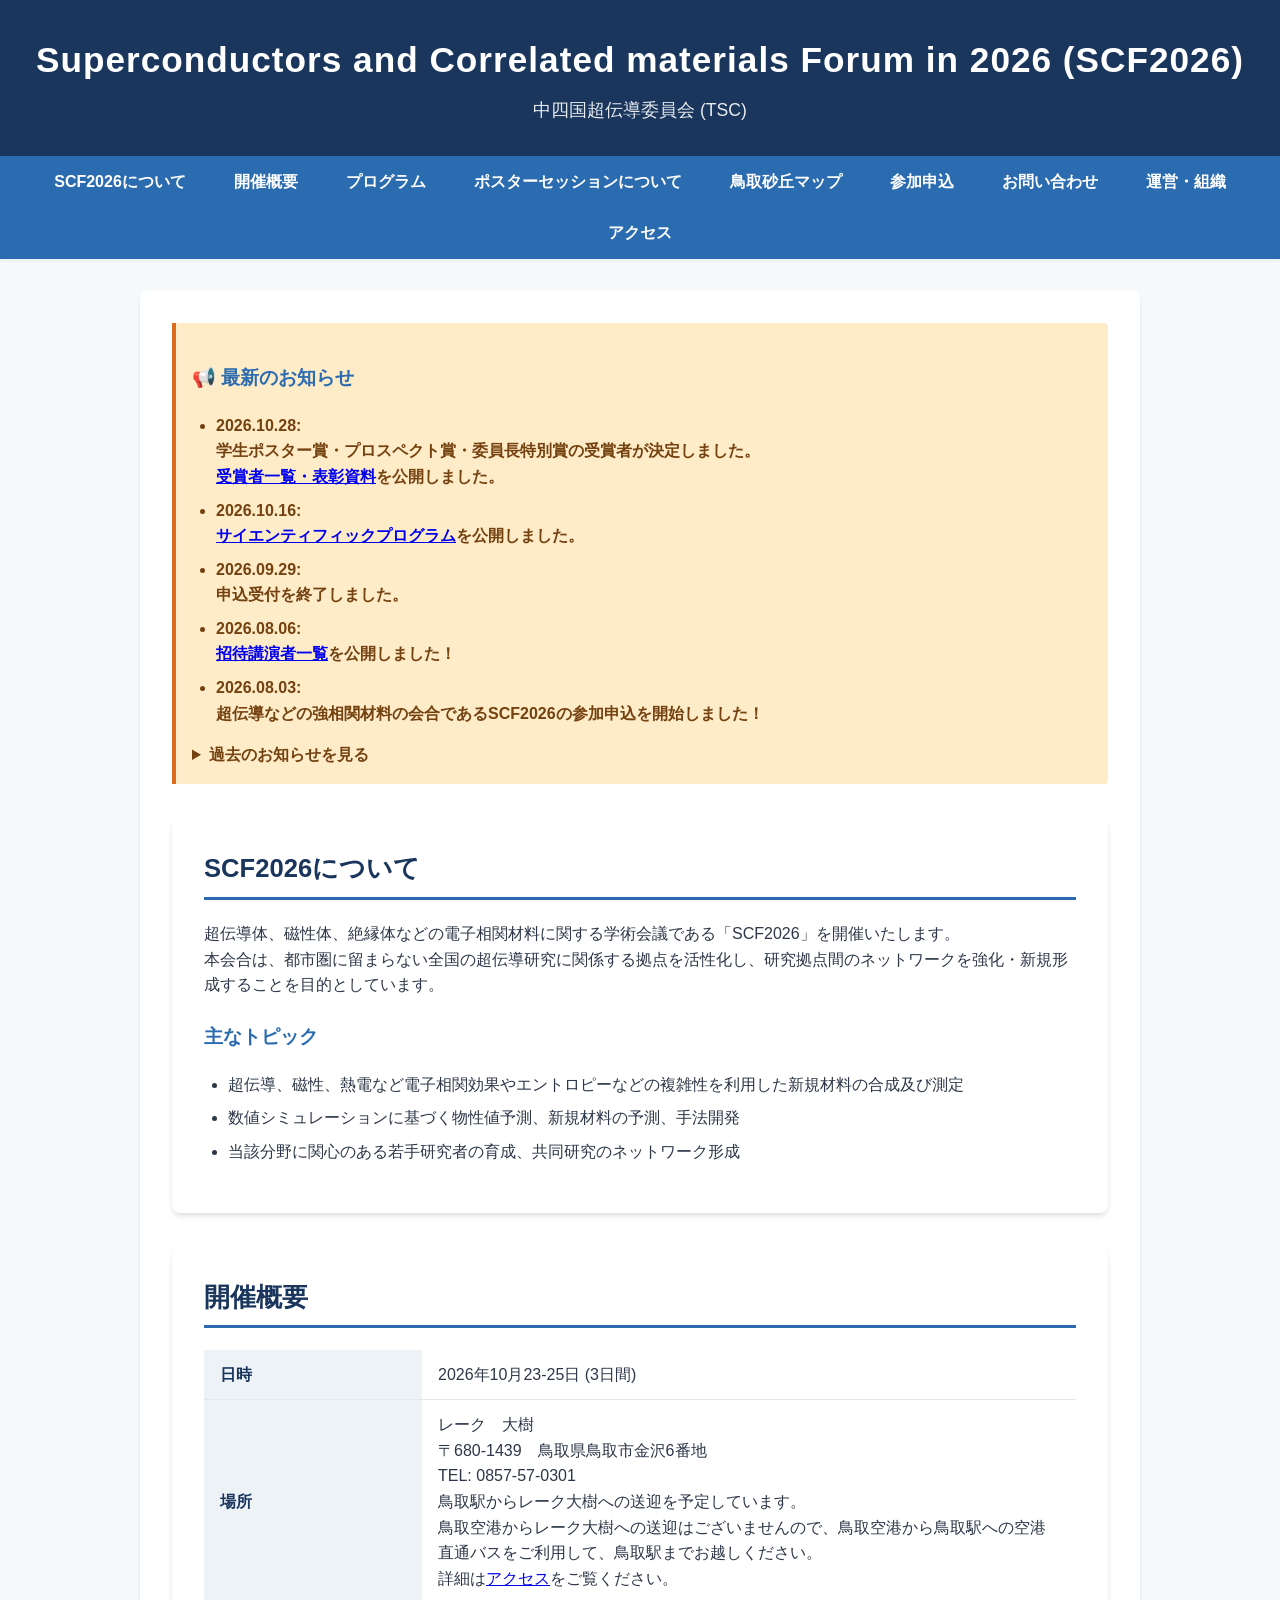
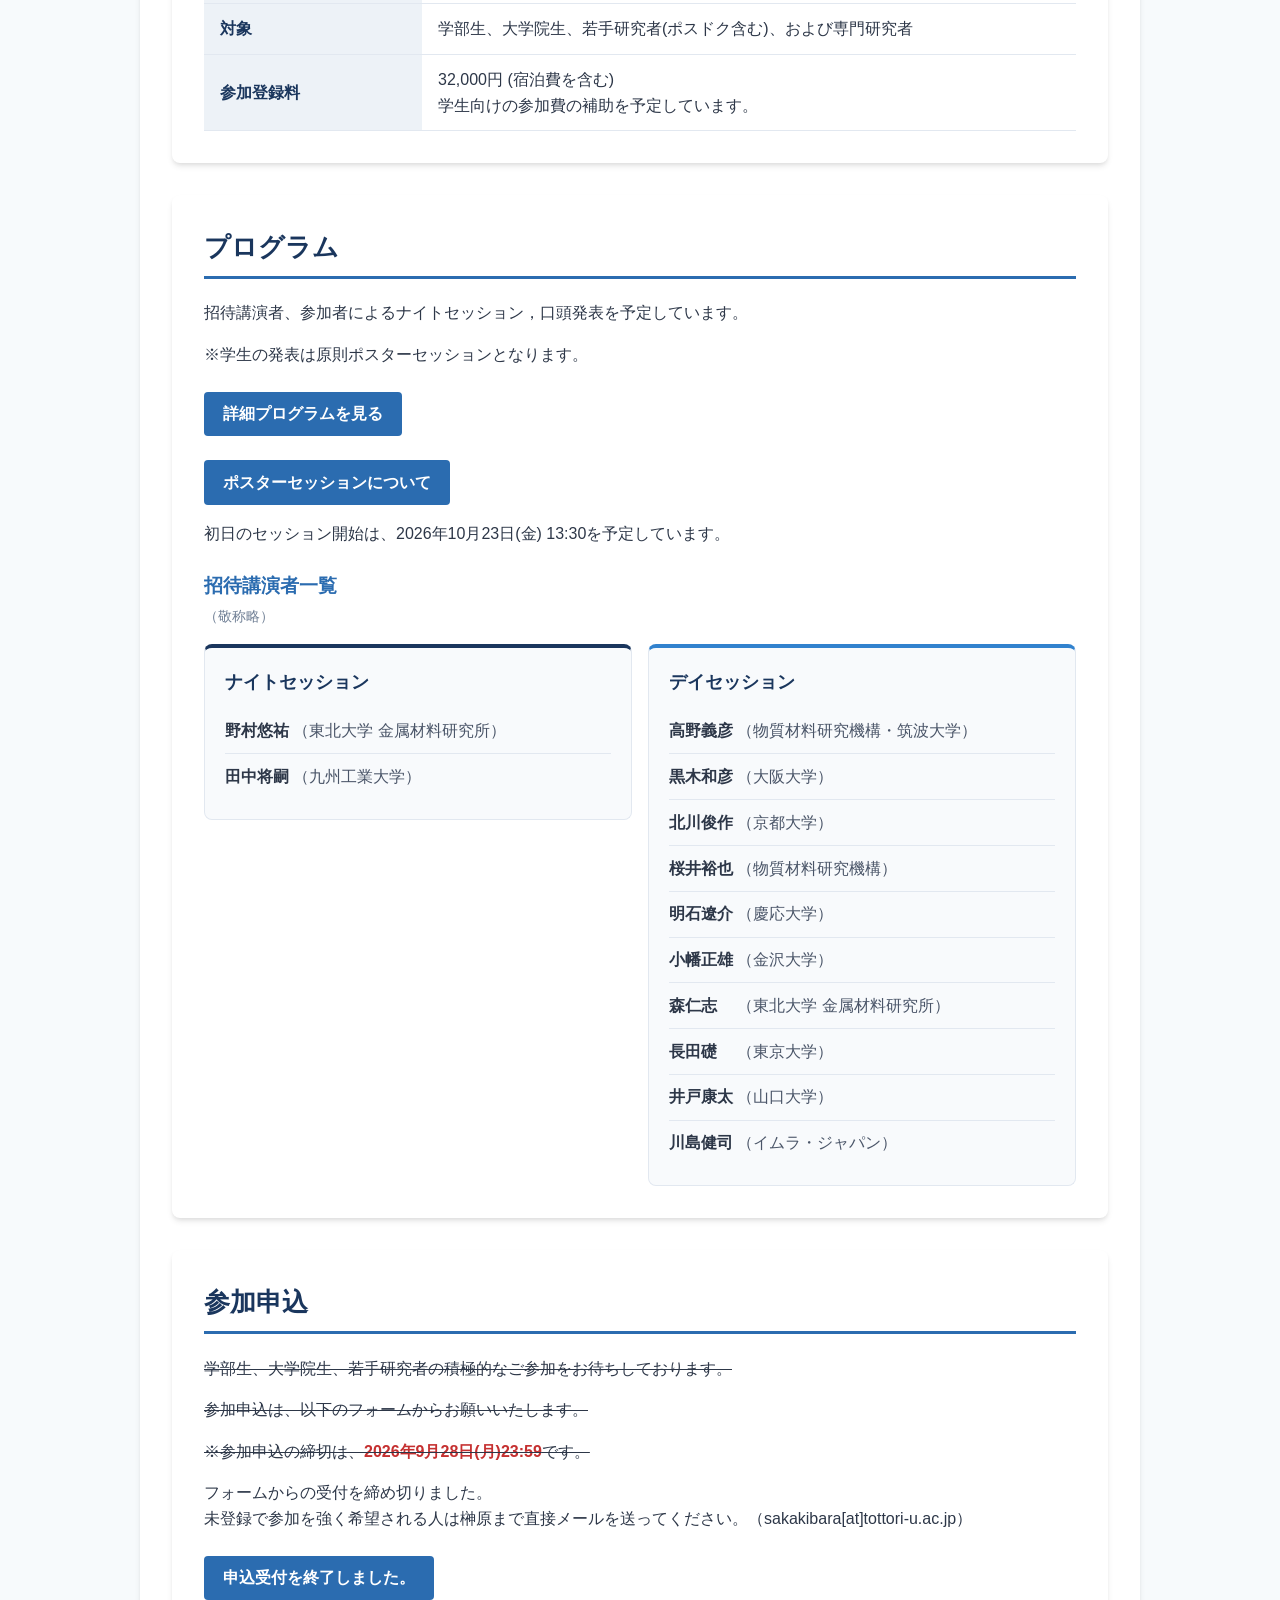
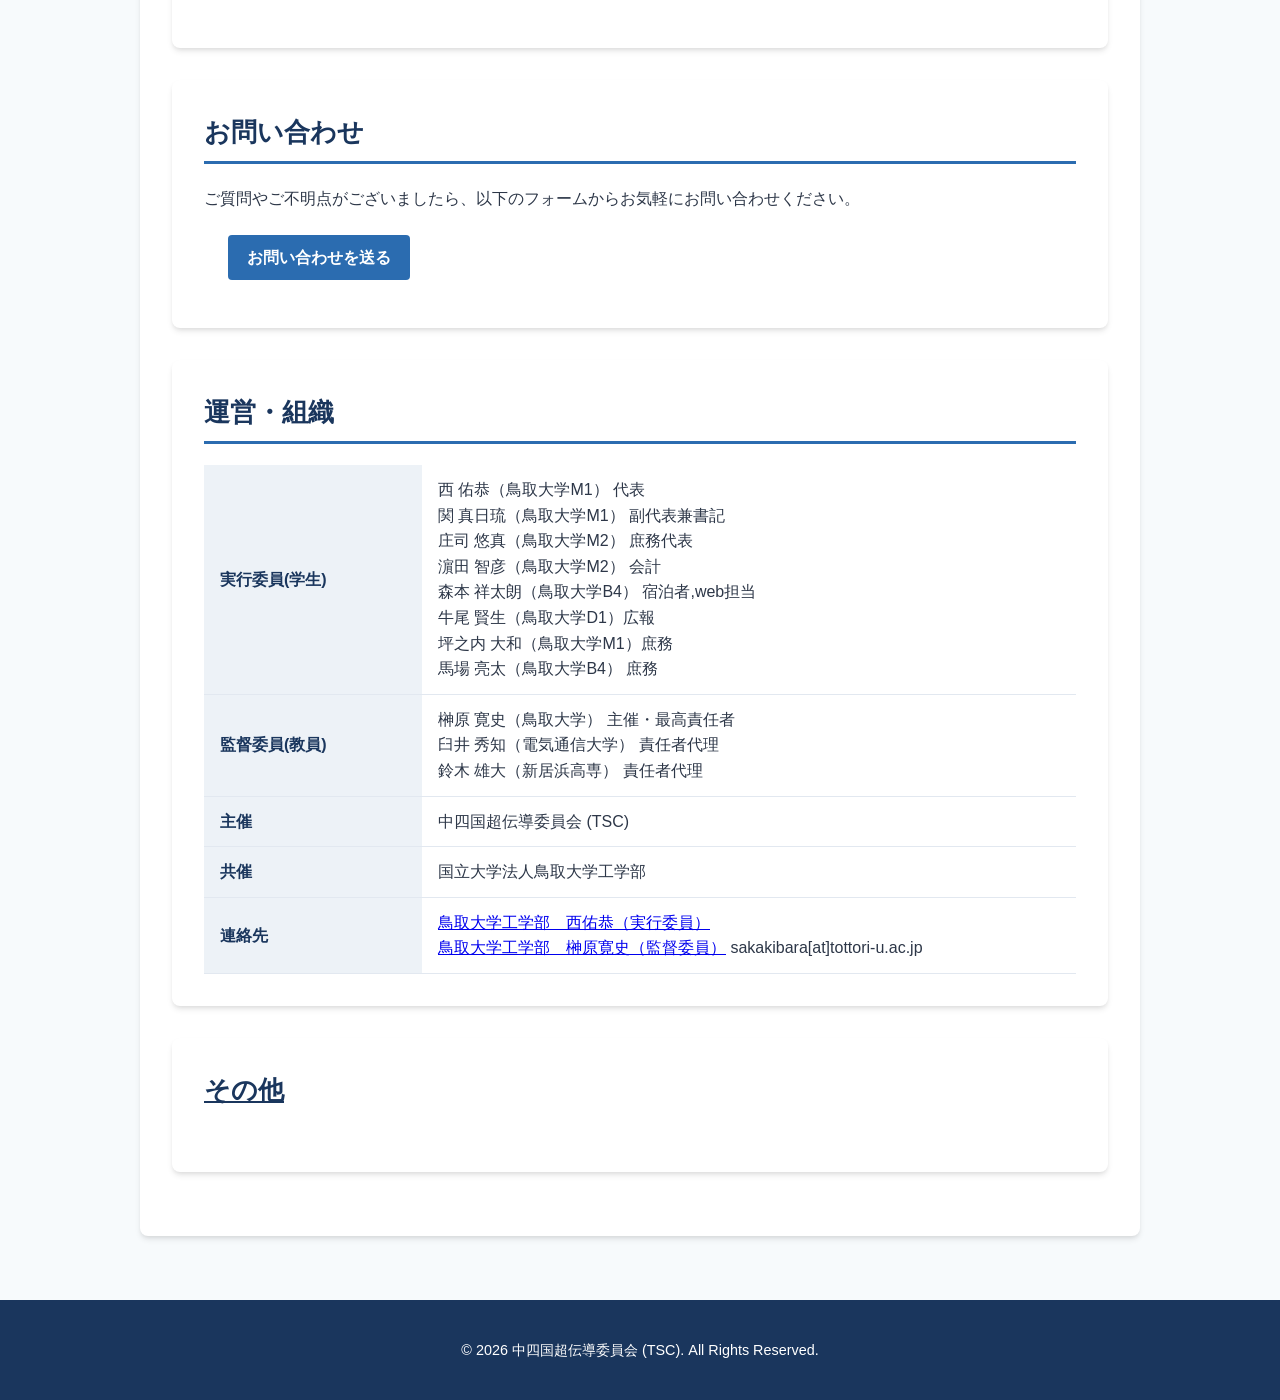
<file: index.html>
<!DOCTYPE html>
<html lang="ja">
<head>
    <meta name="google-site-verification" content="vvIUY3FuxfN4DIQc4WJEZ_W0zSgZnqdzDwG2ltASS18" />
    <meta charset="UTF-8">
    <meta name="viewport" content="width=device-width, initial-scale=1.0">
    <title>SCF2026</title>
    <style>
        :root {
            --primary-color: #1a365d;
            --secondary-color: #2b6cb0;
            --accent-color: #3182ce;
            --text-color: #2d3748;
            --bg-color: #f7fafc;
            --card-bg: #ffffff;
            --border-color: #e2e8f0;
        }

        body {
            font-family: 'Helvetica Neue', Arial, 'Hiragino Kaku Gothic ProN', 'Hiragino Sans', Meiryo, sans-serif;
            line-height: 1.6;
            color: var(--text-color);
            background-color: var(--bg-color);
            margin: 0;
            padding: 0;
        }

        header {
            background-color: var(--primary-color);
            color: white;
            padding: 2rem 1rem;
            text-align: center;
            box-shadow: 0 4px 6px rgba(0,0,0,0.1);
        }

        header h1 {
            margin: 0;
            font-size: 2.2rem;
            letter-spacing: 1px;
        }

        header p {
            margin: 0.5rem 0 0 0;
            font-size: 1.1rem;
            opacity: 0.9;
        }

        nav {
            background-color: var(--secondary-color);
            position: sticky;
            top: 0;
            z-index: 1000;
            box-shadow: 0 2px 4px rgba(0,0,0,0.05);
        }

        nav ul {
            list-style: none;
            margin: 0;
            padding: 0;
            display: flex;
            justify-content: center;
            flex-wrap: wrap;
        }

        nav li {
            margin: 0;
        }

        nav a {
            display: block;
            color: white;
            padding: 0.8rem 1.5rem;
            text-align: center;
            text-decoration: none;
            font-weight: bold;
            transition: background-color 0.2s;
        }

        nav a:hover {
            background-color: var(--accent-color);
        }

        .container {
            max-width: 1000px;
            margin: 2rem auto;
            padding: 0 1.5rem;
        }

        .notice-banner {
            background-color: #feebc8;
            border-left: 4px solid #dd6b20;
            color: #744210;
            padding: 1rem;
            margin-bottom: 2rem;
            border-radius: 0 4px 4px 0;
            font-weight: bold;
        }

        section {
            background-color: var(--card-bg);
            border-radius: 8px;
            padding: 2rem;
            margin-bottom: 2rem;
            box-shadow: 0 4px 6px -1px rgba(0, 0, 0, 0.1), 0 2px 4px -1px rgba(0, 0, 0, 0.06);
            scroll-margin-top: 4rem;
        }

        h2 {
            color: var(--primary-color);
            border-bottom: 3px solid var(--secondary-color);
            padding-bottom: 0.5rem;
            margin-top: 0;
            font-size: 1.6rem;
        }

        #other h2 {
            border-bottom: none;
        }

        h3 {
            color: var(--secondary-color);
            font-size: 1.2rem;
            margin-top: 1.5rem;
        }

        .speaker-list-heading {
            margin-bottom: 0.25rem;
        }

        .speaker-list-note {
            margin-top: 0;
            color: #718096;
            font-size: 0.9rem;
        }

        .speaker-sessions {
            display: grid;
            grid-template-columns: repeat(2, minmax(0, 1fr));
            align-items: start;
            gap: 1rem;
            margin-top: 1rem;
        }

        .speaker-session {
            border: 1px solid var(--border-color);
            border-radius: 8px;
            padding: 1.25rem;
            background-color: #f8fafc;
        }

        .speaker-session.night-session {
            border-top: 4px solid var(--primary-color);
        }

        .speaker-session.day-session {
            border-top: 4px solid var(--accent-color);
        }

        .speaker-session h4 {
            color: var(--primary-color);
            font-size: 1.1rem;
            margin: 0 0 0.75rem;
        }

        .speaker-list {
            list-style: none;
            margin: 0;
            padding: 0;
        }

        .speaker-list li {
            padding: 0.6rem 0;
            margin: 0;
            border-bottom: 1px solid var(--border-color);
        }

        .speaker-list li:last-child {
            border-bottom: none;
        }

        .speaker-name {
            font-weight: bold;
            color: var(--text-color);
        }

        .speaker-affiliation {
            color: #4a5568;
        }

        .registration-deadline {
            color: #c53030;
            font-weight: bold;
        }

        ul {
            padding-left: 1.5rem;
        }

        li {
            margin-bottom: 0.5rem;
        }

        .info-table {
            width: 100%;
            border-collapse: collapse;
            margin-top: 1rem;
        }

        .info-table th, .info-table td {
            padding: 0.75rem 1rem;
            border-bottom: 1px solid var(--border-color);
            text-align: left;
        }

        .info-table th {
            background-color: #edf2f7;
            color: var(--primary-color);
            width: 25%;
            white-space: nowrap;
        }

        .btn {
            display: inline-block;
            background-color: var(--secondary-color);
            color: white;
            padding: 0.6rem 1.2rem;
            border-radius: 4px;
            text-decoration: none;
            font-weight: bold;
            transition: background-color 0.2s;
            margin-top: 0.5rem;
        }

        a.btn:hover {
            background-color: var(--accent-color);
        }

        footer {
            background-color: var(--primary-color);
            color: white;
            text-align: center;
            padding: 1.5rem 1rem;
            margin-top: 4rem;
            font-size: 0.9rem;
        }

        @media (max-width: 768px) {
            nav ul {
                flex-direction: column;
            }
            nav a {
                padding: 0.6rem 1rem;
                border-bottom: 1px solid rgba(255,255,255,0.1);
            }
            .info-table th, .info-table td {
                display: block;
                width: 100%;
                box-sizing: border-box;
            }
            .info-table th {
                border-bottom: none;
                padding-bottom: 0.25rem;
            }
            .info-table td {
                padding-top: 0.25rem;
                padding-bottom: 0.75rem;
            }
            .speaker-sessions {
                grid-template-columns: 1fr;
            }
        }
    </style>
    <link rel="stylesheet" href="mobile-navigation.css">
</head>
<body>

    <header>
        <h1>Superconductors and Correlated materials Forum in 2026 (SCF2026)</h1>
        <p>中四国超伝導委員会 (TSC)</p>
    </header>

    <nav aria-label="メインナビゲーション">
        <button class="nav-toggle" type="button" aria-expanded="false" aria-controls="nav-links">
            <span class="nav-toggle-label">メニュー</span>
            <span class="nav-toggle-icon" aria-hidden="true">☰</span>
        </button>
        <ul id="nav-links">
            <li><a href="#about">SCF2026について</a></li>
            <li><a href="#outline">開催概要</a></li>
            <li><a href="#program">プログラム</a></li>
            <li><a href="poster.html">ポスターセッションについて</a></li>
            <li><a href="sakyu-map.html">鳥取砂丘マップ</a></li>
            <li><a href="#registration">参加申込</a></li>
            <li><a href="#contact">お問い合わせ</a></li>
            <li><a href="#committee">運営・組織</a></li>
            <li><a href="access.html" target="_blank">アクセス</a></li>
        </ul>
    </nav>

    <div class="container">        
        <section id="about">
            <div class="notice-banner">
          <h3>📢 最新のお知らせ</h3>
          <ul>
            <li><strong>2026.10.28:</strong> <br>
                学生ポスター賞・プロスペクト賞・委員長特別賞の受賞者が決定しました。<br>
                <a href="poster.html#poster-awards">受賞者一覧・表彰資料</a>を公開しました。<br></li>
            <li><strong>2026.10.16:</strong> <br>
                <a href="program_scf2026.html">サイエンティフィックプログラム</a>を公開しました。<br></li>
            <li><strong>2026.09.29:</strong> <br>
                申込受付を終了しました。<br></li>
            <li><strong>2026.08.06:</strong> <br>
                <a href="#program">招待講演者一覧</a>を公開しました！<br></li>
            <li><strong>2026.08.03:</strong> <br>
                超伝導などの強相関材料の会合であるSCF2026の参加申込を開始しました！<br></li>
          </ul>

          <details style="margin-top: 10px; cursor: pointer;">
            <summary>過去のお知らせを見る</summary>
            <ul style="margin-top: 5px;">
              <li><strong>2026.06.01:</strong> SCF2026の公式Webサイトを公開しました。</li>
              <li><strong>2026.08.03:</strong> SCF2026の申込を開始しました。</li>
            </ul>
          </details>
        </div>
        <section id="about">
            <h2>SCF2026について</h2>
            <p>
                超伝導体、磁性体、絶縁体などの電子相関材料に関する学術会議である「SCF2026」を開催いたします。<br>
                本会合は、都市圏に留まらない全国の超伝導研究に関係する拠点を活性化し、研究拠点間のネットワークを強化・新規形成することを目的としています。
            </p>
            <h3>主なトピック</h3>
            <ul>
                <li>超伝導、磁性、熱電など電子相関効果やエントロピーなどの複雑性を利用した新規材料の合成及び測定</li>
                <li>数値シミュレーションに基づく物性値予測、新規材料の予測、手法開発</li>
                <li>当該分野に関心のある若手研究者の育成、共同研究のネットワーク形成</li>
            </ul>
        </section>

        <section id="outline">
            <h2>開催概要</h2>
            <table class="info-table">
                <tr>
                    <th>日時</th>
                    <td>2026年10月23-25日 (3日間)</td>
                </tr>
                <tr>
                    <th>場所</th>
                    <td>レーク　大樹
                        <br>〒680-1439　鳥取県鳥取市金沢6番地
                        <br>TEL: 0857-57-0301
                        <br>鳥取駅からレーク大樹への送迎を予定しています。
                        <br>鳥取空港からレーク大樹への送迎はございませんので、鳥取空港から鳥取駅への空港直通バスをご利用して、鳥取駅までお越しください。
                        <br>詳細は<a href="access.html" target="_blank">アクセス</a>をご覧ください。

                    </td>
                </tr>
                <tr>
                    <th>対象</th>
                    <td>学部生、大学院生、若手研究者(ポスドク含む)、および専門研究者</td>
                </tr>
                
                <tr>
                    <th>参加登録料</th>
                    <td>32,000円 (宿泊費を含む)
                        <br>学生向けの参加費の補助を予定しています。
                    </td>
                </tr>
                
            </table>
        </section>

        <section id="program">
            <h2>プログラム</h2>
            <p>招待講演者、参加者によるナイトセッション，口頭発表を予定しています。</p>
            <p>※学生の発表は原則ポスターセッションとなります。</p>
            <p><a class="btn" href="program_scf2026.html">詳細プログラムを見る</a></p>
            <p><a class="btn" href="poster.html">ポスターセッションについて</a></p>
            <p>初日のセッション開始は、2026年10月23日(金) 13:30を予定しています。</p>

            <h3 class="speaker-list-heading">招待講演者一覧</h3>
            <p class="speaker-list-note">（敬称略）</p>
            <div class="speaker-sessions">
                <div class="speaker-session night-session">
                    <h4>ナイトセッション</h4>
                    <ul class="speaker-list">
                        <li><span class="speaker-name">野村悠祐</span> <span class="speaker-affiliation">（東北大学 金属材料研究所）</span></li>
                        <li><span class="speaker-name">田中将嗣</span> <span class="speaker-affiliation">（九州工業大学）</span></li>
                    </ul>
                </div>
                <div class="speaker-session day-session">
                    <h4>デイセッション</h4>
                    <ul class="speaker-list">
                        <li><span class="speaker-name">高野義彦</span> <span class="speaker-affiliation">（物質材料研究機構・筑波大学）</span></li>
                        <li><span class="speaker-name">黒木和彦</span> <span class="speaker-affiliation">（大阪大学）</span></li>
                        <li><span class="speaker-name">北川俊作</span> <span class="speaker-affiliation">（京都大学）</span></li>
                        <li><span class="speaker-name">桜井裕也</span> <span class="speaker-affiliation">（物質材料研究機構）</span></li>
                        <li><span class="speaker-name">明石遼介</span> <span class="speaker-affiliation">（慶応大学）</span></li>
                        <li><span class="speaker-name">小幡正雄</span> <span class="speaker-affiliation">（金沢大学）</span></li>
                        <li><span class="speaker-name">森仁志　</span> <span class="speaker-affiliation">（東北大学 金属材料研究所）</span></li>
                        <li><span class="speaker-name">長田礎　</span> <span class="speaker-affiliation">（東京大学）</span></li>
                        <li><span class="speaker-name">井戸康太</span> <span class="speaker-affiliation">（山口大学）</span></li>
                        <li><span class="speaker-name">川島健司</span> <span class="speaker-affiliation">（イムラ・ジャパン）</span></li>
                    </ul>
                </div>
            </div>
        </section>

        <section id="registration">
            <h2>参加申込</h2>
            <p><s>学部生、大学院生、若手研究者の積極的なご参加をお待ちしております。</s></p>
            <p><s>参加申込は、以下のフォームからお願いいたします。</s></p>
            <p><s>※参加申込の締切は、<strong class="registration-deadline">2026年9月28日(月)23:59</strong>です。</s></p>
            <p>フォームからの受付を締め切りました。<br>
                未登録で参加を強く希望される人は榊原まで直接メールを送ってください。（sakakibara[at]tottori-u.ac.jp）</p>
            <p><span class="btn">申込受付を終了しました。</span></p>
        </section>

        <section id="contact" style="scroll-margin-top: 4rem;">
            <h2>お問い合わせ</h2>
            <p>ご質問やご不明点がございましたら、以下のフォームからお気軽にお問い合わせください。</p>
            <ul>
                
                    <a href="https://forms.gle/QUtVckPgFa9UBQpB9" class="btn">お問い合わせを送る</a>
                
                
            </ul>
        </section>

        <section id="committee">
            <h2>運営・組織</h2>
            <table class="info-table">
                <tr>
                    <th>実行委員(学生)</th>
                    <td>
                        西 佑恭（鳥取大学M1） 代表<br>
                        関 真日琉（鳥取大学M1） 副代表兼書記<br>
                        庄司 悠真（鳥取大学M2） 庶務代表<br>
                        濵田 智彦（鳥取大学M2） 会計<br>
                        森本 祥太朗（鳥取大学B4） 宿泊者,web担当<br>
                        牛尾 賢生（鳥取大学D1）広報<br>
                        坪之内 大和（鳥取大学M1）庶務<br>
                        馬場 亮太（鳥取大学B4） 庶務<br>

                    </td>                    
                 </tr>
                 <tr>
                    <th>監督委員(教員)</th>
                    <td>
                        榊原 寛史（鳥取大学） 主催・最高責任者<br>
                        臼井 秀知（電気通信大学） 責任者代理<br>
                        鈴木 雄大（新居浜高専） 責任者代理
                    </td>
                </tr>
                <tr>
                    <th>主催</th>
                    <td>中四国超伝導委員会 (TSC)</td>
                </tr>
                <tr>
                    <th>共催</th>
                    <td>国立大学法人鳥取大学工学部</td>
                </tr>
                <tr>
                    <th>連絡先</th>
                    <td><a href="mailto:m26j3033k@edu.tottori-u.ac.jp">鳥取大学工学部　西佑恭（実行委員）</a><br>
                    <a href="mailto:sakakibara@tottori-u.ac.jp">鳥取大学工学部　榊原寛史（監督委員）</a> sakakibara[at]tottori-u.ac.jp</td>
                </tr>
            </table>
        </section>

        <section id="other">
            <h2><a href="other.html" style="color: inherit;">その他</a></h2>
        </section>

    </div>

    <footer>
        <p>&copy; 2026 中四国超伝導委員会 (TSC). All Rights Reserved.</p>
    </footer>

    <script src="mobile-navigation.js"></script>
</body>
</html>
</file>
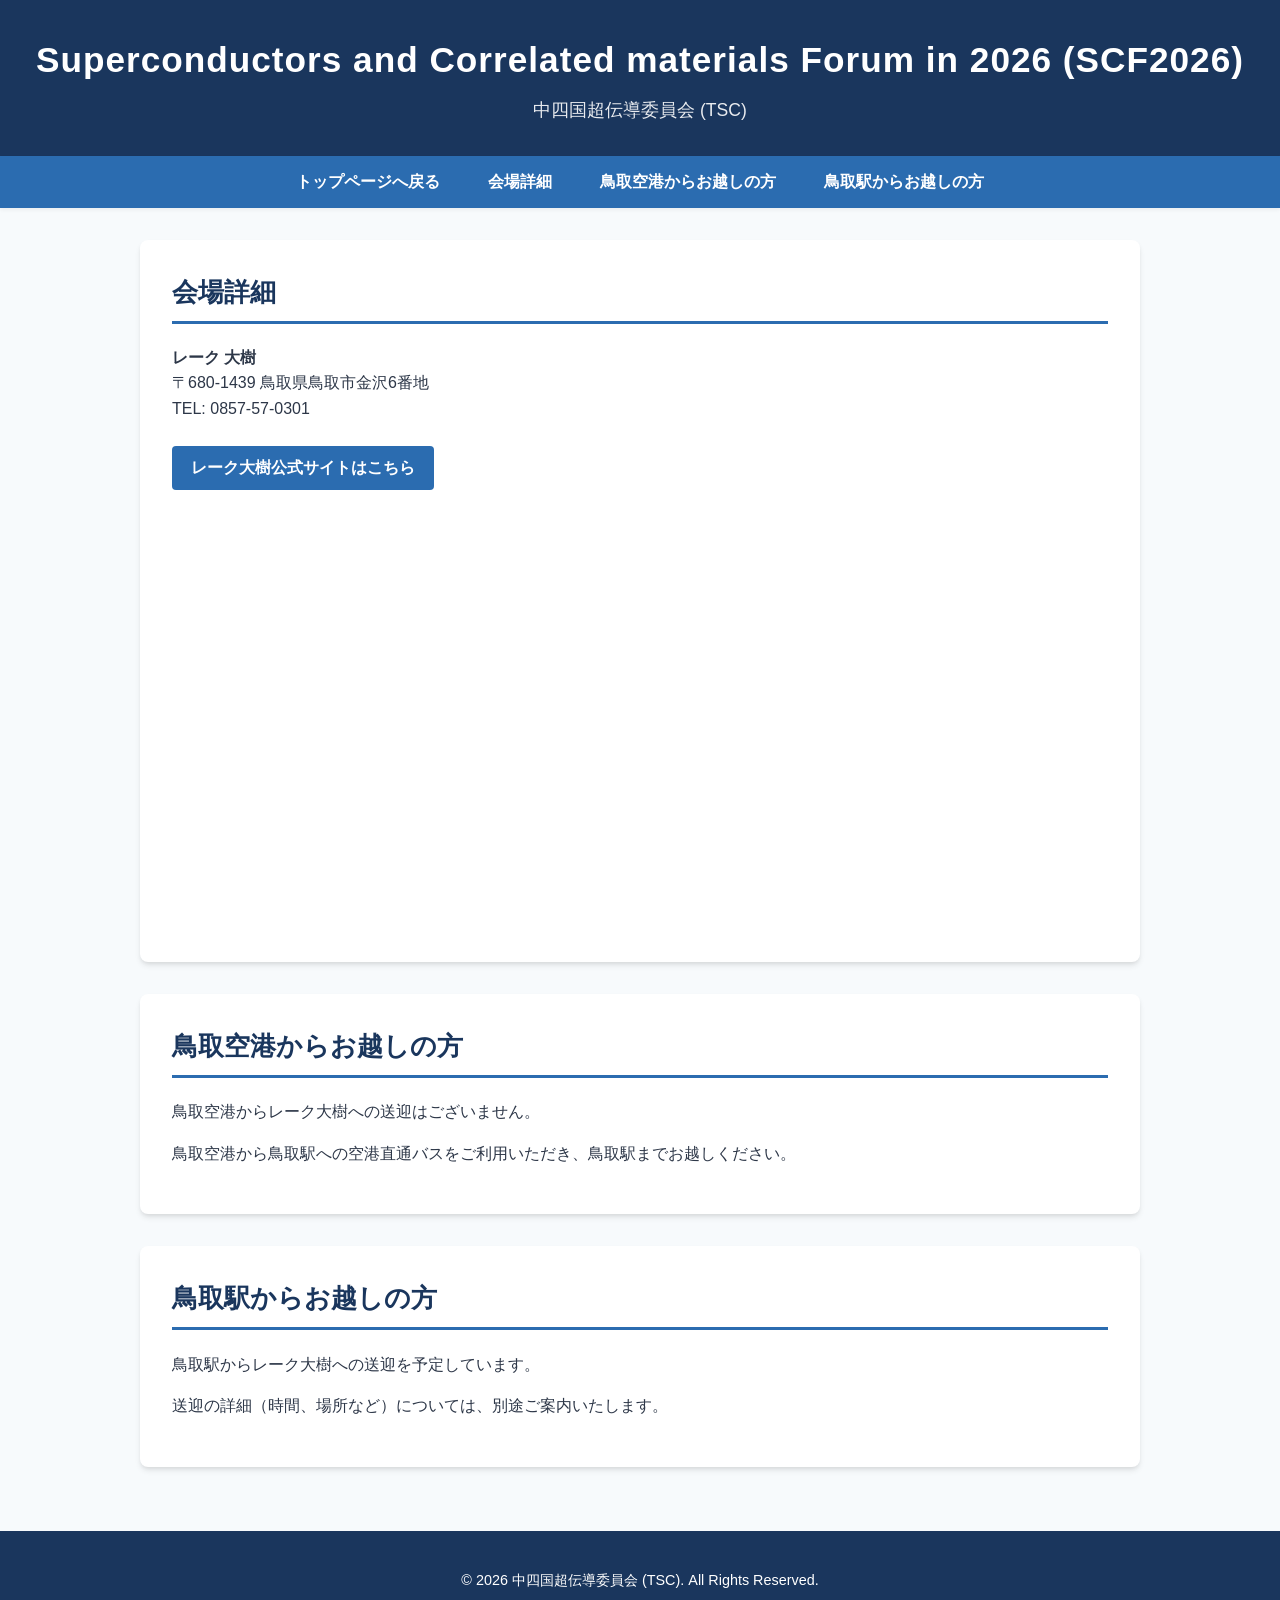
<file: access.html>
<!DOCTYPE html>
<html lang="ja">
<head>
    <meta name="google-site-verification" content="vvIUY3FuxfN4DIQc4WJEZ_W0zSgZnqdzDwG2ltASS18" />
    <meta charset="UTF-8">
    <meta name="viewport" content="width=device-width, initial-scale=1.0">
    <title>会場アクセス - SCF2026</title>
    <style>
        /* index.htmlと全く同じデザイン設定（CSS）です */
        :root {
            --primary-color: #1a365d;
            --secondary-color: #2b6cb0;
            --accent-color: #3182ce;
            --text-color: #2d3748;
            --bg-color: #f7fafc;
            --card-bg: #ffffff;
            --border-color: #e2e8f0;
        }

        body {
            font-family: 'Helvetica Neue', Arial, 'Hiragino Kaku Gothic ProN', 'Hiragino Sans', Meiryo, sans-serif;
            line-height: 1.6;
            color: var(--text-color);
            background-color: var(--bg-color);
            margin: 0;
            padding: 0;
        }

        header {
            background-color: var(--primary-color);
            color: white;
            padding: 2rem 1rem;
            text-align: center;
            box-shadow: 0 4px 6px rgba(0,0,0,0.1);
        }

        header h1 {
            margin: 0;
            font-size: 2.2rem;
            letter-spacing: 1px;
        }

        header p {
            margin: 0.5rem 0 0 0;
            font-size: 1.1rem;
            opacity: 0.9;
        }

        nav {
            background-color: var(--secondary-color);
            position: sticky;
            top: 0;
            z-index: 1000;
            box-shadow: 0 2px 4px rgba(0,0,0,0.05);
        }

        nav ul {
            list-style: none;
            margin: 0;
            padding: 0;
            display: flex;
            justify-content: center;
            flex-wrap: wrap;
        }

        nav li {
            margin: 0;
        }

        nav a {
            display: block;
            color: white;
            padding: 0.8rem 1.5rem;
            text-align: center;
            text-decoration: none;
            font-weight: bold;
            transition: background-color 0.2s;
        }

        nav a:hover {
            background-color: var(--accent-color);
        }

        .container {
            max-width: 1000px;
            margin: 2rem auto;
            padding: 0 1.5rem;
        }

        section {
            background-color: var(--card-bg);
            border-radius: 8px;
            padding: 2rem;
            margin-bottom: 2rem;
            box-shadow: 0 4px 6px -1px rgba(0, 0, 0, 0.1), 0 2px 4px -1px rgba(0, 0, 0, 0.06);
            scroll-margin-top: 4rem;
        }

        h2 {
            color: var(--primary-color);
            border-bottom: 3px solid var(--secondary-color);
            padding-bottom: 0.5rem;
            margin-top: 0;
            font-size: 1.6rem;
        }

        h3 {
            color: var(--secondary-color);
            font-size: 1.2rem;
            margin-top: 1.5rem;
        }

        .transport-options {
            display: grid;
            grid-template-columns: repeat(2, minmax(0, 1fr));
            gap: 1rem;
            margin-top: 1.5rem;
        }

        .transport-option {
            background-color: var(--bg-color);
            border: 1px solid var(--border-color);
            border-radius: 6px;
            box-shadow: none;
            margin-bottom: 0;
            padding: 1.25rem;
        }

        .transport-option h3 {
            margin-top: 0;
        }

        .transport-option > span {
            display: block;
        }

        .transport-option p:last-child {
            margin-bottom: 0;
        }

        .simple-timetable {
            width: 100%;
            border-collapse: collapse;
            margin-top: 1rem;
            text-align: center;
        }

        .simple-timetable caption {
            color: var(--primary-color);
            font-weight: bold;
            margin-bottom: 0.5rem;
            text-align: left;
        }

        .simple-timetable th,
        .simple-timetable td {
            border: 1px solid var(--border-color);
            padding: 0.65rem;
        }

        .simple-timetable th {
            background-color: #edf2f7;
            color: var(--primary-color);
        }

        .access-map-image {
            margin: 1.5rem auto;
            max-width: 831px;
        }

        .access-map-image img {
            border-radius: 8px;
            display: block;
            height: auto;
            width: 100%;
        }

        .access-map-image figcaption {
            color: #718096;
            font-size: 0.9rem;
            margin-top: 0.5rem;
            text-align: center;
        }

        ul {
            padding-left: 1.5rem;
        }

        li {
            margin-bottom: 0.5rem;
        }

        .btn {
            display: inline-block;
            background-color: var(--secondary-color);
            color: white;
            padding: 0.6rem 1.2rem;
            border-radius: 4px;
            text-decoration: none;
            font-weight: bold;
            transition: background-color 0.2s;
            margin-top: 0.5rem;
        }
        .btn:hover {
            background-color: var(--accent-color);
        }

        .info-table {
            width: 100%;
            border-collapse: collapse;
            margin-top: 1rem;
        }

        .info-table th, .info-table td {
            padding: 0.75rem 1rem;
            border-bottom: 1px solid var(--border-color);
            text-align: left;
        }

        .info-table th {
            background-color: #edf2f7;
            color: var(--primary-color);
            width: 25%;
            white-space: nowrap;
        }

        footer {
            background-color: var(--primary-color);
            color: white;
            text-align: center;
            padding: 1.5rem 1rem;
            margin-top: 4rem;
            font-size: 0.9rem;
        }

        @media (max-width: 768px) {
            nav ul {
                flex-direction: column;
            }
            nav a {
                padding: 0.6rem 1rem;
                border-bottom: 1px solid rgba(255,255,255,0.1);
            }
            .info-table th, .info-table td {
                display: block;
                width: 100%;
                box-sizing: border-box;
            }
            .info-table th {
                border-bottom: none;
                padding-bottom: 0.25rem;
            }
            .info-table td {
                padding-top: 0.25rem;
                padding-bottom: 0.75rem;
            }
            .transport-options {
                grid-template-columns: 1fr;
            }
        }
    </style>
    <link rel="stylesheet" href="mobile-navigation.css">
</head>
<body>

    <header>
        <h1>Superconductors and Correlated materials Forum in 2026 (SCF2026)</h1>
        <p>中四国超伝導委員会 (TSC)</p>
    </header>

    <nav aria-label="メインナビゲーション">
        <button class="nav-toggle" type="button" aria-expanded="false" aria-controls="nav-links">
            <span class="nav-toggle-label">メニュー</span>
            <span class="nav-toggle-icon" aria-hidden="true">☰</span>
        </button>
        <ul id="nav-links">
            <li><a href="index.html">トップページへ戻る</a></li>
            <li><a href="#access-detail">会場詳細</a></li>
            <li><a href="#from-airport">鳥取空港からお越しの方</a></li>
            <li><a href="#from-station">鳥取駅からお越しの方</a></li>
        </ul>
    </nav>

    <div class="container">        
        
        <section id="access-detail">
    <h2>会場詳細</h2>
    <p>
        <strong>レーク 大樹</strong><br>
        〒680-1439 鳥取県鳥取市金沢6番地<br>
        TEL: 0857-57-0301
    </p>
    <p>
        <a href="http://www.oyado-totoya.jp/daijyu/index.html" target="_blank" rel="noopener" class="btn">レーク大樹公式サイトはこちら</a>
    </p>

    <iframe 
        src="https://maps.google.co.jp/maps?q=レーク大樹,鳥取県鳥取市金沢6番地&output=embed&t=m&z=15" 
        width="100%" 
        height="400" 
        frameborder="0" 
        style="border:0; border-radius: 8px; margin-top: 1rem;" 
        allowfullscreen>
    </iframe>
</section>

       
<section id="from-airport">
    <h2>鳥取空港からお越しの方</h2>
    <p>鳥取空港からレーク大樹への送迎はございません。</p>
    <p>鳥取空港から鳥取駅への空港直通バスをご利用いただき、鳥取駅までお越しください。</p>
</section>

<section id="from-station">
    <h2>鳥取駅からお越しの方</h2>
    <p>鳥取駅からレーク大樹への送迎を予定しています。</p>
    <p>送迎の詳細（時間、場所など）については、別途ご案内いたします。</p>
</section>

    </div>

    <footer>
        <p>&copy; 2026 中四国超伝導委員会 (TSC). All Rights Reserved.</p>
    </footer>

    <script src="mobile-navigation.js"></script>
</body>
</html>
</file>
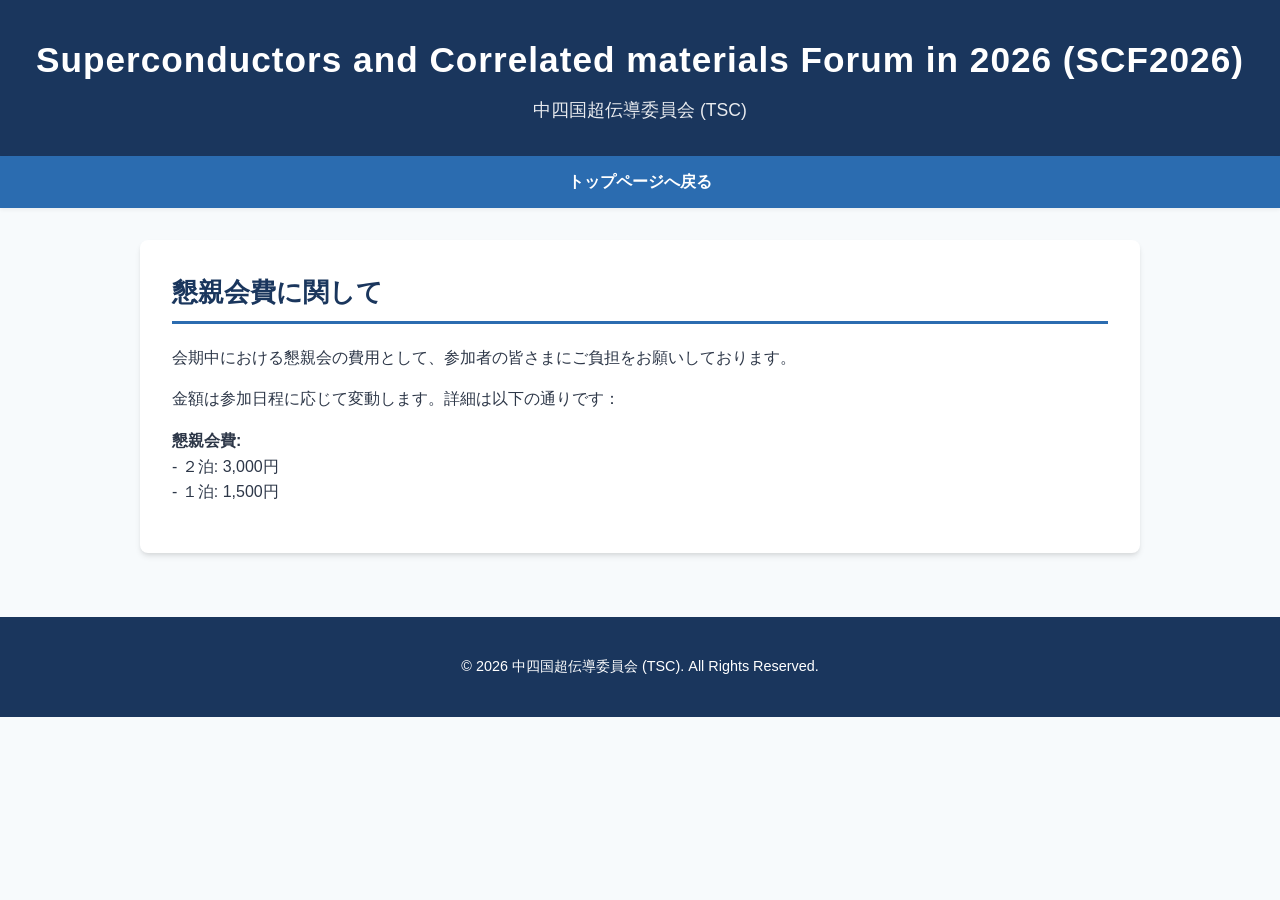
<file: other.html>
<!DOCTYPE html>
<html lang="ja">
<head>
    <meta charset="UTF-8">
    <meta name="viewport" content="width=device-width, initial-scale=1.0">
    <title>その他 - SCF2026</title>
    <style>
        :root {
            --primary-color: #1a365d;
            --secondary-color: #2b6cb0;
            --accent-color: #3182ce;
            --text-color: #2d3748;
            --bg-color: #f7fafc;
            --card-bg: #ffffff;
        }

        body {
            font-family: 'Helvetica Neue', Arial, 'Hiragino Kaku Gothic ProN', 'Hiragino Sans', Meiryo, sans-serif;
            line-height: 1.6;
            color: var(--text-color);
            background-color: var(--bg-color);
            margin: 0;
            padding: 0;
        }

        header {
            background-color: var(--primary-color);
            color: white;
            padding: 2rem 1rem;
            text-align: center;
            box-shadow: 0 4px 6px rgba(0,0,0,0.1);
        }

        header h1 {
            margin: 0;
            font-size: 2.2rem;
            letter-spacing: 1px;
        }

        header p {
            margin: 0.5rem 0 0;
            font-size: 1.1rem;
            opacity: 0.9;
        }

        nav {
            background-color: var(--secondary-color);
            text-align: center;
            box-shadow: 0 2px 4px rgba(0,0,0,0.05);
        }

        nav a {
            display: inline-block;
            color: white;
            padding: 0.8rem 1.5rem;
            text-decoration: none;
            font-weight: bold;
        }

        nav a:hover {
            background-color: var(--accent-color);
        }

        .container {
            max-width: 1000px;
            margin: 2rem auto;
            padding: 0 1.5rem;
        }

        section {
            background-color: var(--card-bg);
            border-radius: 8px;
            padding: 2rem;
            margin-bottom: 2rem;
            box-shadow: 0 4px 6px -1px rgba(0,0,0,0.1), 0 2px 4px -1px rgba(0,0,0,0.06);
        }

        h2 {
            color: var(--primary-color);
            border-bottom: 3px solid var(--secondary-color);
            padding-bottom: 0.5rem;
            margin-top: 0;
            font-size: 1.6rem;
        }

        footer {
            background-color: var(--primary-color);
            color: white;
            text-align: center;
            padding: 1.5rem 1rem;
            margin-top: 4rem;
            font-size: 0.9rem;
        }
    </style>
</head>
<body>
    <header>
        <h1>Superconductors and Correlated materials Forum in 2026 (SCF2026)</h1>
        <p>中四国超伝導委員会 (TSC)</p>
    </header>

    <nav aria-label="メインナビゲーション">
        <a href="index.html#other">トップページへ戻る</a>
    </nav>

    <main class="container">
        <section id="other">
            <h2>懇親会費に関して</h2>
            <p>会期中における懇親会の費用として、参加者の皆さまにご負担をお願いしております。</p>
            <p>金額は参加日程に応じて変動します。詳細は以下の通りです：</p>
            <p>
                <strong>懇親会費:</strong><br>
                - ２泊: 3,000円<br>
                - １泊: 1,500円<br>
            </p>
        </section>
    </main>

    <footer>
        <p>&copy; 2026 中四国超伝導委員会 (TSC). All Rights Reserved.</p>
    </footer>
</body>
</html>
</file>
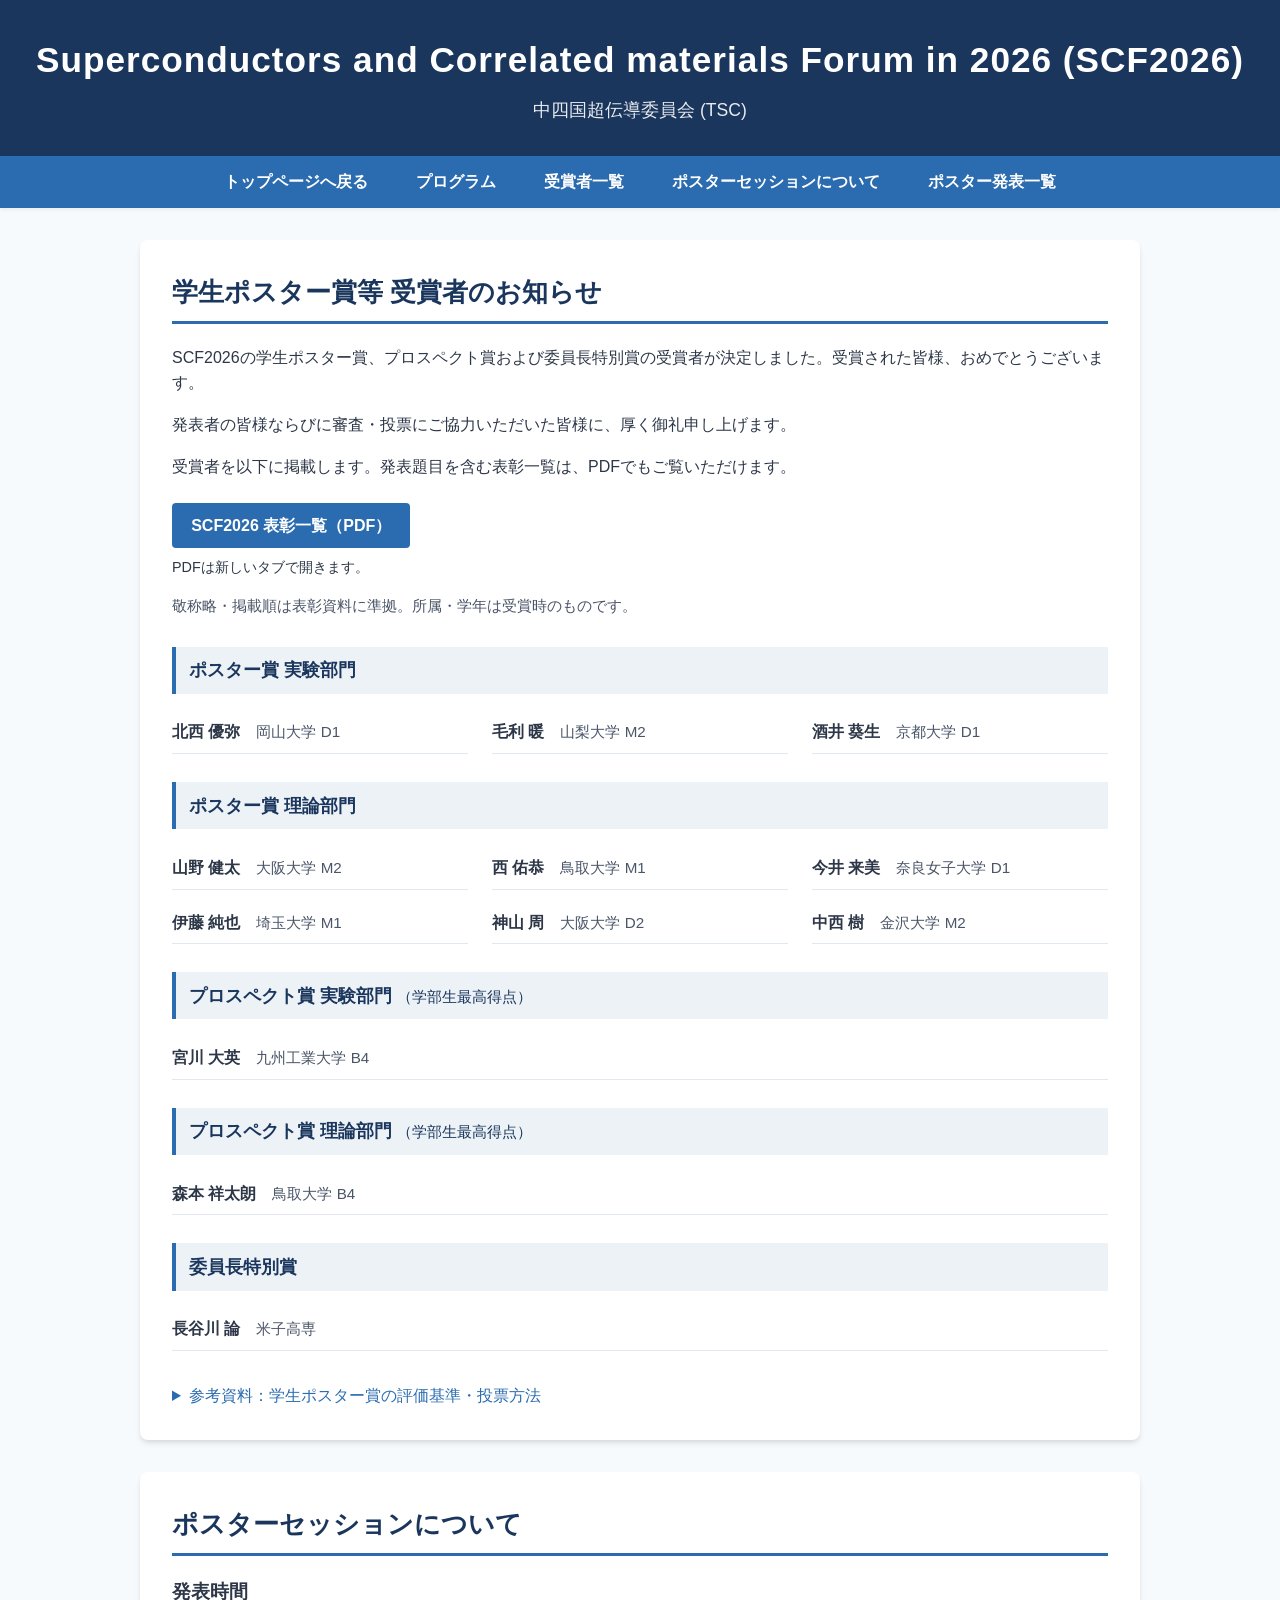
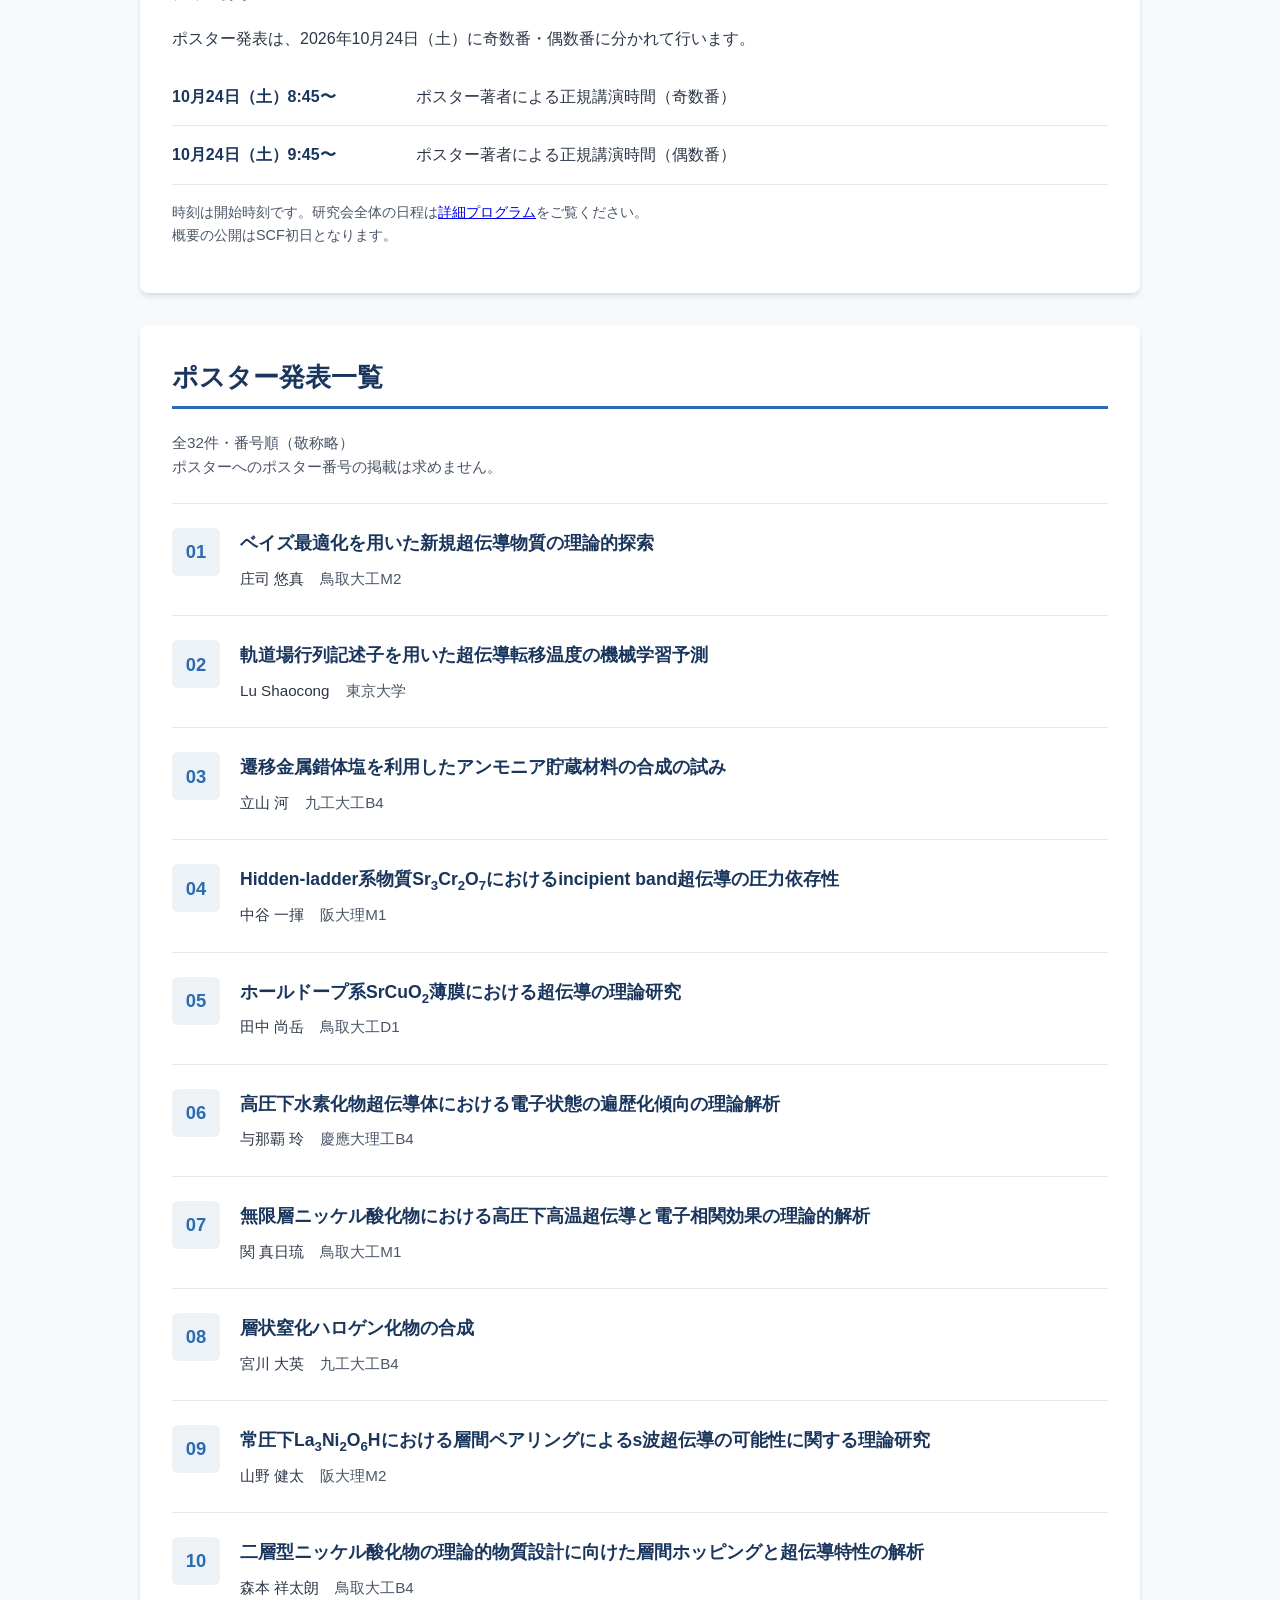
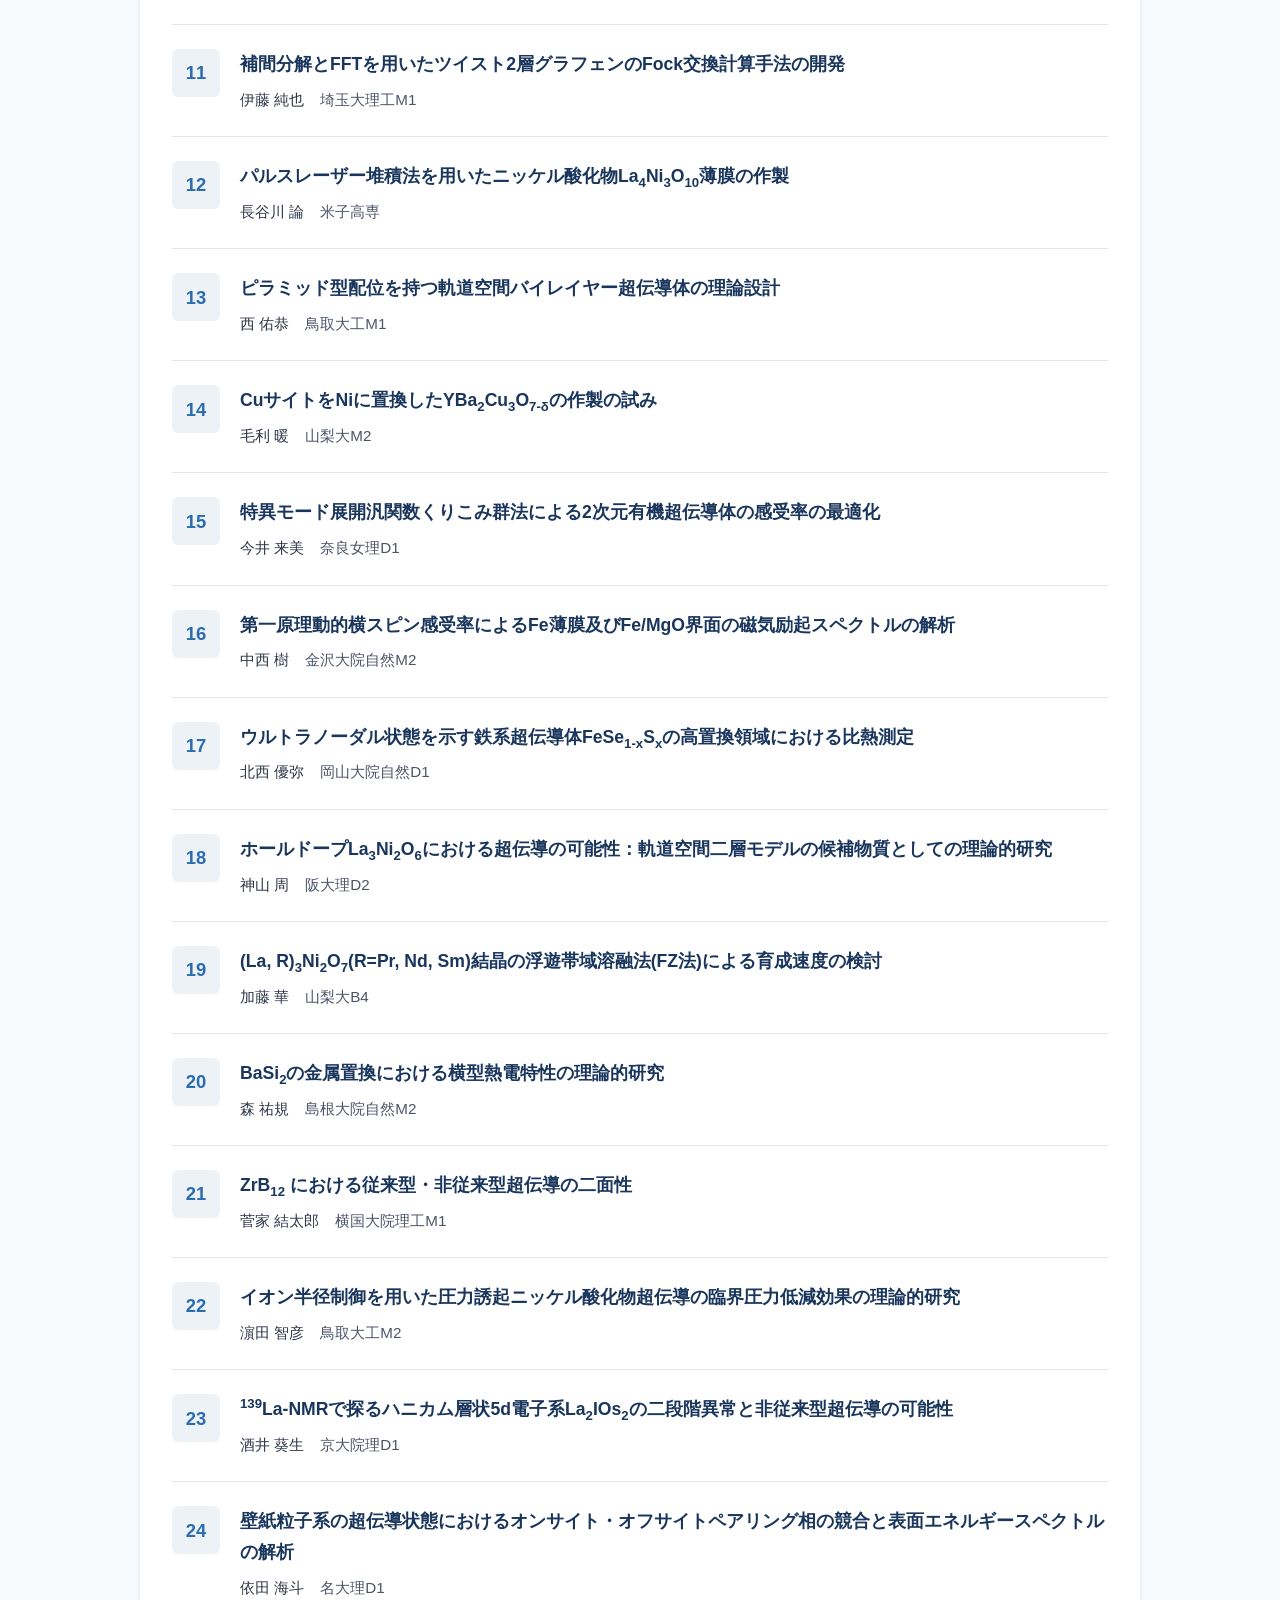
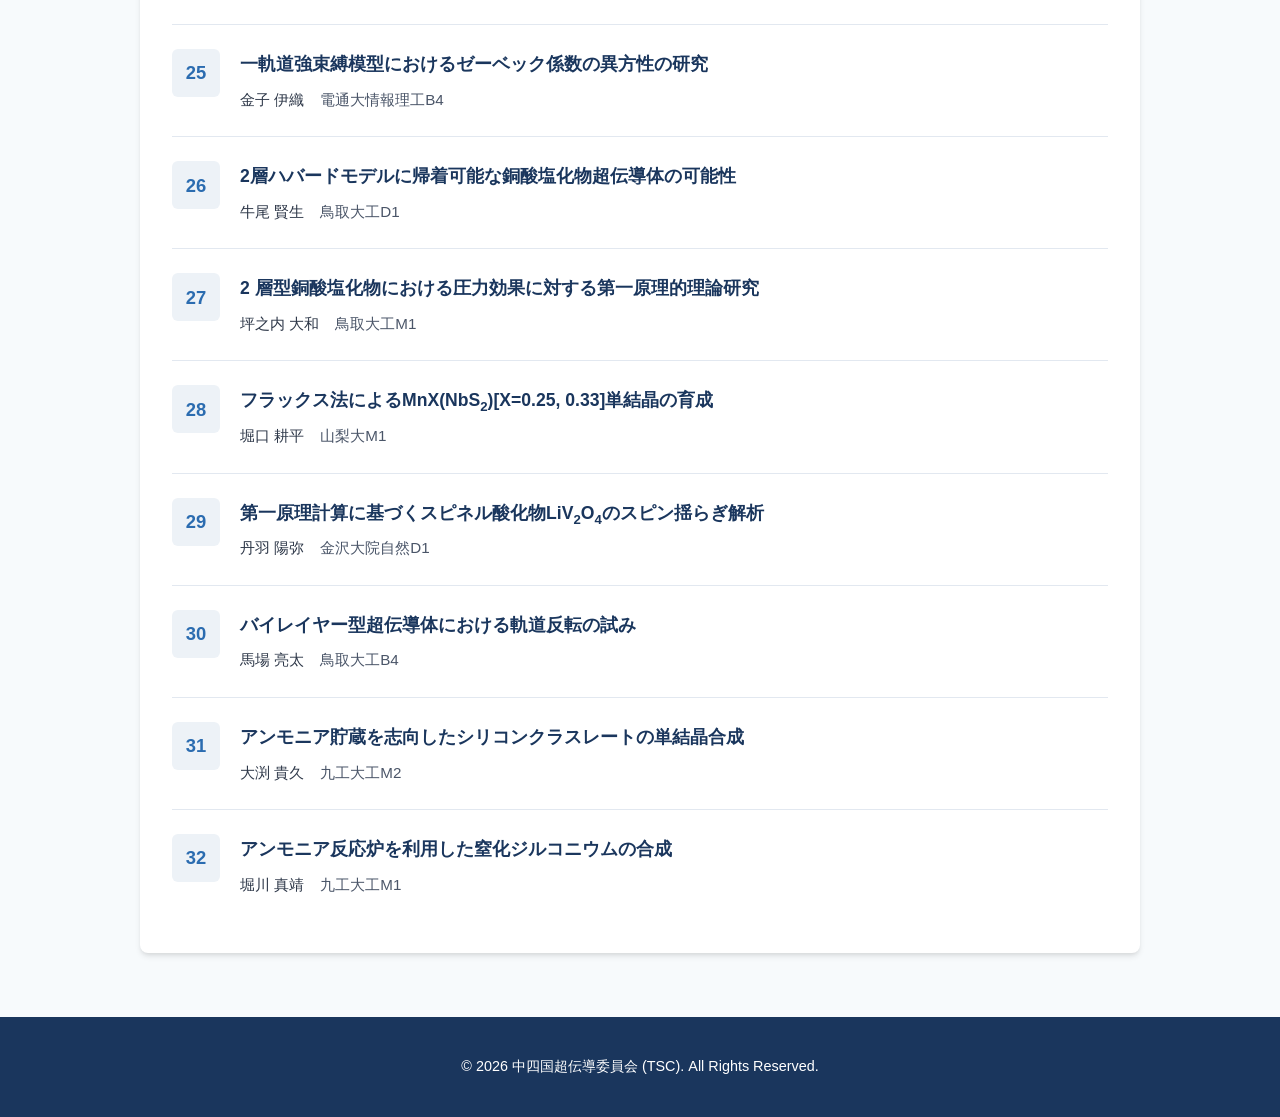
<file: poster.html>
<!DOCTYPE html>
<html lang="ja">
<head>
    <meta charset="UTF-8">
    <meta name="viewport" content="width=device-width, initial-scale=1.0">
    <title>ポスターセッションについて - SCF2026</title>
    <style>
        :root {
            --primary-color: #1a365d;
            --secondary-color: #2b6cb0;
            --accent-color: #3182ce;
            --text-color: #2d3748;
            --bg-color: #f7fafc;
            --card-bg: #ffffff;
        }

        body {
            font-family: 'Helvetica Neue', Arial, 'Hiragino Kaku Gothic ProN', 'Hiragino Sans', Meiryo, sans-serif;
            line-height: 1.6;
            color: var(--text-color);
            background-color: var(--bg-color);
            margin: 0;
            padding: 0;
        }

        header {
            background-color: var(--primary-color);
            color: white;
            padding: 2rem 1rem;
            text-align: center;
            box-shadow: 0 4px 6px rgba(0,0,0,0.1);
        }

        header h1 {
            margin: 0;
            font-size: 2.2rem;
            letter-spacing: 1px;
        }

        header p {
            margin: 0.5rem 0 0 0;
            font-size: 1.1rem;
            opacity: 0.9;
        }

        nav {
            background-color: var(--secondary-color);
            position: sticky;
            top: 0;
            z-index: 1000;
            box-shadow: 0 2px 4px rgba(0,0,0,0.05);
        }

        nav ul {
            list-style: none;
            margin: 0;
            padding: 0;
            display: flex;
            justify-content: center;
            flex-wrap: wrap;
        }

        nav a {
            display: block;
            color: white;
            padding: 0.8rem 1.5rem;
            text-align: center;
            text-decoration: none;
            font-weight: bold;
            transition: background-color 0.2s;
        }

        nav a:hover {
            background-color: var(--accent-color);
        }

        .container {
            max-width: 1000px;
            margin: 2rem auto;
            padding: 0 1.5rem;
        }

        section {
            background-color: var(--card-bg);
            border-radius: 8px;
            padding: 2rem;
            margin-bottom: 2rem;
            box-shadow: 0 4px 6px -1px rgba(0,0,0,0.1), 0 2px 4px -1px rgba(0,0,0,0.06);
            scroll-margin-top: 4rem;
        }

        h2 {
            color: var(--primary-color);
            border-bottom: 3px solid var(--secondary-color);
            padding-bottom: 0.5rem;
            margin-top: 0;
            font-size: 1.6rem;
        }

        .btn {
            display: inline-block;
            box-sizing: border-box;
            max-width: 100%;
            background-color: var(--secondary-color);
            color: white;
            padding: 0.6rem 1.2rem;
            border-radius: 4px;
            text-decoration: none;
            text-align: center;
            font-weight: bold;
            transition: background-color 0.2s;
            margin-top: 0.5rem;
        }

        .btn:hover {
            background-color: var(--accent-color);
        }

        .pdf-note {
            font-size: 0.9rem;
            margin-top: 0.5rem;
        }

        .poster-list-note {
            color: #4a5568;
            font-size: 0.95rem;
        }

        .award-group {
            margin-top: 1.75rem;
        }

        .award-group h3 {
            color: var(--primary-color);
            background-color: #edf2f7;
            border-left: 4px solid var(--secondary-color);
            padding: 0.6rem 0.8rem;
            font-size: 1.1rem;
        }

        .award-group h3 small {
            display: inline-block;
            font-size: 0.85em;
            font-weight: normal;
        }

        .award-recipients {
            display: grid;
            grid-template-columns: repeat(auto-fit, minmax(min(100%, 15rem), 1fr));
            gap: 0.75rem 1.5rem;
            list-style: none;
            padding: 0;
            margin: 0;
        }

        .award-recipients li {
            display: flex;
            flex-wrap: wrap;
            align-items: baseline;
            gap: 0.25rem 1rem;
            padding: 0.5rem 0;
            border-bottom: 1px solid #e2e8f0;
        }

        .award-recipients span {
            color: #4a5568;
            font-size: 0.95rem;
        }

        .award-reference {
            margin-top: 2rem;
        }

        .award-reference summary {
            cursor: pointer;
            color: var(--secondary-color);
        }

        .poster-schedule {
            margin: 1rem 0;
        }

        .poster-schedule > div {
            display: grid;
            grid-template-columns: 14rem minmax(0, 1fr);
            gap: 0.5rem 1.25rem;
            padding: 1rem 0;
            border-bottom: 1px solid #e2e8f0;
        }

        .poster-schedule dt {
            color: var(--primary-color);
            font-weight: bold;
        }

        .poster-schedule dd {
            margin: 0;
        }

        .poster-schedule-note {
            color: #4a5568;
            font-size: 0.9rem;
        }

        .poster-list {
            list-style: none;
            padding: 0;
            margin: 1.5rem 0 0;
        }

        .poster-item {
            display: grid;
            grid-template-columns: 3rem minmax(0, 1fr);
            gap: 1.25rem;
            padding: 1.5rem 0;
            border-top: 1px solid #e2e8f0;
            scroll-margin-top: 5rem;
        }

        .poster-number {
            display: flex;
            align-items: center;
            justify-content: center;
            align-self: start;
            min-height: 3rem;
            border-radius: 6px;
            background-color: #edf2f7;
            color: var(--secondary-color);
            font-size: 1.15rem;
            font-weight: bold;
            font-variant-numeric: tabular-nums;
        }

        .poster-title {
            margin: 0;
            color: var(--primary-color);
            font-size: 1.1rem;
            line-height: 1.75;
            overflow-wrap: anywhere;
        }

        .poster-title sub,
        .poster-title sup {
            font-size: 0.75em;
            line-height: 0;
        }

        .poster-presenter {
            display: flex;
            flex-wrap: wrap;
            gap: 0.25rem 1rem;
            margin: 0.5rem 0 0;
            font-size: 0.95rem;
        }

        .poster-affiliation {
            color: #4a5568;
        }

        footer {
            background-color: var(--primary-color);
            color: white;
            text-align: center;
            padding: 1.5rem 1rem;
            margin-top: 4rem;
            font-size: 0.9rem;
        }

        @media (max-width: 768px) {
            nav ul {
                flex-direction: column;
            }

            nav a {
                padding: 0.6rem 1rem;
                border-bottom: 1px solid rgba(255,255,255,0.1);
            }

            section {
                padding: 1.5rem;
            }

            .poster-item {
                grid-template-columns: 2.25rem minmax(0, 1fr);
                gap: 0.75rem;
                padding: 1.25rem 0;
            }

            .poster-number {
                min-height: 2.25rem;
                font-size: 1rem;
            }

            .poster-title {
                font-size: 1rem;
            }

            .poster-presenter {
                flex-direction: column;
                gap: 0.125rem;
            }

            .poster-schedule > div {
                grid-template-columns: minmax(0, 1fr);
            }
        }
    </style>
    <link rel="stylesheet" href="mobile-navigation.css">
</head>
<body>
    <header>
        <h1>Superconductors and Correlated materials Forum in 2026 (SCF2026)</h1>
        <p>中四国超伝導委員会 (TSC)</p>
    </header>

    <nav aria-label="メインナビゲーション">
        <button class="nav-toggle" type="button" aria-expanded="false" aria-controls="nav-links">
            <span class="nav-toggle-label">メニュー</span>
            <span class="nav-toggle-icon" aria-hidden="true">☰</span>
        </button>
        <ul id="nav-links">
            <li><a href="index.html">トップページへ戻る</a></li>
            <li><a href="program_scf2026.html">プログラム</a></li>
            <li><a href="#poster-awards">受賞者一覧</a></li>
            <li><a href="#poster-session">ポスターセッションについて</a></li>
            <li><a href="#poster-presentations">ポスター発表一覧</a></li>
        </ul>
    </nav>

    <main class="container">
        <section id="poster-awards" aria-labelledby="poster-awards-heading">
            <h2 id="poster-awards-heading">学生ポスター賞等 受賞者のお知らせ</h2>
            <p>SCF2026の学生ポスター賞、プロスペクト賞および委員長特別賞の受賞者が決定しました。受賞された皆様、おめでとうございます。</p>
            <p>発表者の皆様ならびに審査・投票にご協力いただいた皆様に、厚く御礼申し上げます。</p>
            <p>受賞者を以下に掲載します。発表題目を含む表彰一覧は、PDFでもご覧いただけます。</p>
            <a class="btn" href="documents/poster-award-results.pdf" target="_blank" rel="noopener" aria-describedby="award-pdf-note">SCF2026 表彰一覧（PDF）</a>
            <p class="pdf-note" id="award-pdf-note">PDFは新しいタブで開きます。</p>
            <p class="poster-list-note">敬称略・掲載順は表彰資料に準拠。所属・学年は受賞時のものです。</p>

            <div class="award-group">
                <h3>ポスター賞 実験部門</h3>
                <ul class="award-recipients" role="list">
                    <li><strong>北西 優弥</strong><span>岡山大学 D1</span></li>
                    <li><strong>毛利 暖</strong><span>山梨大学 M2</span></li>
                    <li><strong>酒井 葵生</strong><span>京都大学 D1</span></li>
                </ul>
            </div>
            <div class="award-group">
                <h3>ポスター賞 理論部門</h3>
                <ul class="award-recipients" role="list">
                    <li><strong>山野 健太</strong><span>大阪大学 M2</span></li>
                    <li><strong>西 佑恭</strong><span>鳥取大学 M1</span></li>
                    <li><strong>今井 来美</strong><span>奈良女子大学 D1</span></li>
                    <li><strong>伊藤 純也</strong><span>埼玉大学 M1</span></li>
                    <li><strong>神山 周</strong><span>大阪大学 D2</span></li>
                    <li><strong>中西 樹</strong><span>金沢大学 M2</span></li>
                </ul>
            </div>
            <div class="award-group">
                <h3>プロスペクト賞 実験部門 <small>（学部生最高得点）</small></h3>
                <ul class="award-recipients" role="list">
                    <li><strong>宮川 大英</strong><span>九州工業大学 B4</span></li>
                </ul>
            </div>
            <div class="award-group">
                <h3>プロスペクト賞 理論部門 <small>（学部生最高得点）</small></h3>
                <ul class="award-recipients" role="list">
                    <li><strong>森本 祥太朗</strong><span>鳥取大学 B4</span></li>
                </ul>
            </div>
            <div class="award-group">
                <h3>委員長特別賞</h3>
                <ul class="award-recipients" role="list">
                    <li><strong>長谷川 論</strong><span>米子高専</span></li>
                </ul>
            </div>

            <details class="award-reference">
                <summary>参考資料：学生ポスター賞の評価基準・投票方法</summary>
                <p><a href="documents/poster-award-guidelines.pdf" target="_blank" rel="noopener">学生ポスター賞の評価基準・投票方法（PDF・新しいタブで開きます）</a></p>
            </details>
        </section>

        <section id="poster-session" aria-labelledby="poster-heading">
            <h2 id="poster-heading">ポスターセッションについて</h2>
            <h3>発表時間</h3>
            <p>ポスター発表は、2026年10月24日（土）に奇数番・偶数番に分かれて行います。</p>
            <dl class="poster-schedule">
                <div>
                    <dt><time datetime="2026-10-24T08:45">10月24日（土）8:45</time>〜</dt>
                    <dd>ポスター著者による正規講演時間（奇数番）</dd>
                </div>
                <div>
                    <dt><time datetime="2026-10-24T09:45">10月24日（土）9:45</time>〜</dt>
                    <dd>ポスター著者による正規講演時間（偶数番）</dd>
                </div>
            </dl>
            <p class="poster-schedule-note">時刻は開始時刻です。研究会全体の日程は<a href="program_scf2026.html">詳細プログラム</a>をご覧ください。<br>
                概要の公開はSCF初日となります。</p>

        </section>

        <section id="poster-presentations" aria-labelledby="poster-list-heading">
            <h2 id="poster-list-heading">ポスター発表一覧</h2>
            <p class="poster-list-note">全32件・番号順（敬称略）<br>
                ポスターへのポスター番号の掲載は求めません。</p>
            <ol class="poster-list" role="list">
                <li class="poster-item" id="poster-01">
                    <span class="poster-number">01</span>
                    <div>
                        <h3 class="poster-title">ベイズ最適化を用いた新規超伝導物質の理論的探索</h3>
                        <p class="poster-presenter"><span>庄司 悠真</span><span class="poster-affiliation">鳥取大工M2</span></p>
                    </div>
                </li>
                <li class="poster-item" id="poster-02">
                    <span class="poster-number">02</span>
                    <div>
                        <h3 class="poster-title">軌道場行列記述子を用いた超伝導転移温度の機械学習予測</h3>
                        <p class="poster-presenter"><span>Lu Shaocong</span><span class="poster-affiliation">東京大学</span></p>
                    </div>
                </li>
                <li class="poster-item" id="poster-03">
                    <span class="poster-number">03</span>
                    <div>
                        <h3 class="poster-title">遷移金属錯体塩を利用したアンモニア貯蔵材料の合成の試み</h3>
                        <p class="poster-presenter"><span>立山 河</span><span class="poster-affiliation">九工大工B4</span></p>
                    </div>
                </li>
                <li class="poster-item" id="poster-04">
                    <span class="poster-number">04</span>
                    <div>
                        <h3 class="poster-title">Hidden-ladder系物質Sr<sub>3</sub>Cr<sub>2</sub>O<sub>7</sub>におけるincipient band超伝導の圧力依存性</h3>
                        <p class="poster-presenter"><span>中谷 一揮</span><span class="poster-affiliation">阪大理M1</span></p>
                    </div>
                </li>
                <li class="poster-item" id="poster-05">
                    <span class="poster-number">05</span>
                    <div>
                        <h3 class="poster-title">ホールドープ系SrCuO<sub>2</sub>薄膜における超伝導の理論研究</h3>
                        <p class="poster-presenter"><span>田中 尚岳</span><span class="poster-affiliation">鳥取大工D1</span></p>
                    </div>
                </li>
                <li class="poster-item" id="poster-06">
                    <span class="poster-number">06</span>
                    <div>
                        <h3 class="poster-title">高圧下水素化物超伝導体における電子状態の遍歴化傾向の理論解析</h3>
                        <p class="poster-presenter"><span>与那覇 玲</span><span class="poster-affiliation">慶應大理工B4</span></p>
                    </div>
                </li>
                <li class="poster-item" id="poster-07">
                    <span class="poster-number">07</span>
                    <div>
                        <h3 class="poster-title">無限層ニッケル酸化物における高圧下高温超伝導と電子相関効果の理論的解析</h3>
                        <p class="poster-presenter"><span>関 真日琉</span><span class="poster-affiliation">鳥取大工M1</span></p>
                    </div>
                </li>
                <li class="poster-item" id="poster-08">
                    <span class="poster-number">08</span>
                    <div>
                        <h3 class="poster-title">層状窒化ハロゲン化物の合成</h3>
                        <p class="poster-presenter"><span>宮川 大英</span><span class="poster-affiliation">九工大工B4</span></p>
                    </div>
                </li>
                <li class="poster-item" id="poster-09">
                    <span class="poster-number">09</span>
                    <div>
                        <h3 class="poster-title">常圧下La<sub>3</sub>Ni<sub>2</sub>O<sub>6</sub>Hにおける層間ペアリングによるs波超伝導の可能性に関する理論研究</h3>
                        <p class="poster-presenter"><span>山野 健太</span><span class="poster-affiliation">阪大理M2</span></p>
                    </div>
                </li>
                <li class="poster-item" id="poster-10">
                    <span class="poster-number">10</span>
                    <div>
                        <h3 class="poster-title">二層型ニッケル酸化物の理論的物質設計に向けた層間ホッピングと超伝導特性の解析</h3>
                        <p class="poster-presenter"><span>森本 祥太朗</span><span class="poster-affiliation">鳥取大工B4</span></p>
                    </div>
                </li>
                <li class="poster-item" id="poster-11">
                    <span class="poster-number">11</span>
                    <div>
                        <h3 class="poster-title">補間分解とFFTを用いたツイスト2層グラフェンのFock交換計算手法の開発</h3>
                        <p class="poster-presenter"><span>伊藤 純也</span><span class="poster-affiliation">埼玉大理工M1</span></p>
                    </div>
                </li>
                <li class="poster-item" id="poster-12">
                    <span class="poster-number">12</span>
                    <div>
                        <h3 class="poster-title">パルスレーザー堆積法を用いたニッケル酸化物La<sub>4</sub>Ni<sub>3</sub>O<sub>10</sub>薄膜の作製</h3>
                        <p class="poster-presenter"><span>長谷川 論</span><span class="poster-affiliation">米子高専</span></p>
                    </div>
                </li>
                <li class="poster-item" id="poster-13">
                    <span class="poster-number">13</span>
                    <div>
                        <h3 class="poster-title">ピラミッド型配位を持つ軌道空間バイレイヤー超伝導体の理論設計</h3>
                        <p class="poster-presenter"><span>西 佑恭</span><span class="poster-affiliation">鳥取大工M1</span></p>
                    </div>
                </li>
                <li class="poster-item" id="poster-14">
                    <span class="poster-number">14</span>
                    <div>
                        <h3 class="poster-title">CuサイトをNiに置換したYBa<sub>2</sub>Cu<sub>3</sub>O<sub>7-δ</sub>の作製の試み</h3>
                        <p class="poster-presenter"><span>毛利 暖</span><span class="poster-affiliation">山梨大M2</span></p>
                    </div>
                </li>
                <li class="poster-item" id="poster-15">
                    <span class="poster-number">15</span>
                    <div>
                        <h3 class="poster-title">特異モード展開汎関数くりこみ群法による2次元有機超伝導体の感受率の最適化</h3>
                        <p class="poster-presenter"><span>今井 来美</span><span class="poster-affiliation">奈良女理D1</span></p>
                    </div>
                </li>
                <li class="poster-item" id="poster-16">
                    <span class="poster-number">16</span>
                    <div>
                        <h3 class="poster-title">第一原理動的横スピン感受率によるFe薄膜及びFe/MgO界面の磁気励起スペクトルの解析</h3>
                        <p class="poster-presenter"><span>中西 樹</span><span class="poster-affiliation">金沢大院自然M2</span></p>
                    </div>
                </li>
                <li class="poster-item" id="poster-17">
                    <span class="poster-number">17</span>
                    <div>
                        <h3 class="poster-title">ウルトラノーダル状態を示す鉄系超伝導体FeSe<sub>1-x</sub>S<sub>x</sub>の高置換領域における比熱測定</h3>
                        <p class="poster-presenter"><span>北西 優弥</span><span class="poster-affiliation">岡山大院自然D1</span></p>
                    </div>
                </li>
                <li class="poster-item" id="poster-18">
                    <span class="poster-number">18</span>
                    <div>
                        <h3 class="poster-title">ホールドープLa<sub>3</sub>Ni<sub>2</sub>O<sub>6</sub>における超伝導の可能性：軌道空間二層モデルの候補物質としての理論的研究</h3>
                        <p class="poster-presenter"><span>神山 周</span><span class="poster-affiliation">阪大理D2</span></p>
                    </div>
                </li>
                <li class="poster-item" id="poster-19">
                    <span class="poster-number">19</span>
                    <div>
                        <h3 class="poster-title">(La, R)<sub>3</sub>Ni<sub>2</sub>O<sub>7</sub>(R=Pr, Nd, Sm)結晶の浮遊帯域溶融法(FZ法)による育成速度の検討</h3>
                        <p class="poster-presenter"><span>加藤 華</span><span class="poster-affiliation">山梨大B4</span></p>
                    </div>
                </li>
                <li class="poster-item" id="poster-20">
                    <span class="poster-number">20</span>
                    <div>
                        <h3 class="poster-title">BaSi<sub>2</sub>の金属置換における横型熱電特性の理論的研究</h3>
                        <p class="poster-presenter"><span>森 祐規</span><span class="poster-affiliation">島根大院自然M2</span></p>
                    </div>
                </li>
                <li class="poster-item" id="poster-21">
                    <span class="poster-number">21</span>
                    <div>
                        <h3 class="poster-title">ZrB<sub>12</sub> における従来型・非従来型超伝導の二面性</h3>
                        <p class="poster-presenter"><span>菅家 結太郎</span><span class="poster-affiliation">横国大院理工M1</span></p>
                    </div>
                </li>
                <li class="poster-item" id="poster-22">
                    <span class="poster-number">22</span>
                    <div>
                        <h3 class="poster-title">イオン半径制御を用いた圧力誘起ニッケル酸化物超伝導の臨界圧力低減効果の理論的研究</h3>
                        <p class="poster-presenter"><span>濵田 智彦</span><span class="poster-affiliation">鳥取大工M2</span></p>
                    </div>
                </li>
                <li class="poster-item" id="poster-23">
                    <span class="poster-number">23</span>
                    <div>
                        <h3 class="poster-title"><sup>139</sup>La-NMRで探るハニカム層状5d電子系La<sub>2</sub>IOs<sub>2</sub>の二段階異常と非従来型超伝導の可能性</h3>
                        <p class="poster-presenter"><span>酒井 葵生</span><span class="poster-affiliation">京大院理D1</span></p>
                    </div>
                </li>
                <li class="poster-item" id="poster-24">
                    <span class="poster-number">24</span>
                    <div>
                        <h3 class="poster-title">壁紙粒子系の超伝導状態におけるオンサイト・オフサイトペアリング相の競合と表面エネルギースペクトルの解析</h3>
                        <p class="poster-presenter"><span>依田 海斗</span><span class="poster-affiliation">名大理D1</span></p>
                    </div>
                </li>
                <li class="poster-item" id="poster-25">
                    <span class="poster-number">25</span>
                    <div>
                        <h3 class="poster-title">一軌道強束縛模型におけるゼーベック係数の異方性の研究</h3>
                        <p class="poster-presenter"><span>金子 伊織</span><span class="poster-affiliation">電通大情報理工B4</span></p>
                    </div>
                </li>
                <li class="poster-item" id="poster-26">
                    <span class="poster-number">26</span>
                    <div>
                        <h3 class="poster-title">2層ハバードモデルに帰着可能な銅酸塩化物超伝導体の可能性</h3>
                        <p class="poster-presenter"><span>牛尾 賢生</span><span class="poster-affiliation">鳥取大工D1</span></p>
                    </div>
                </li>
                <li class="poster-item" id="poster-27">
                    <span class="poster-number">27</span>
                    <div>
                        <h3 class="poster-title">2 層型銅酸塩化物における圧力効果に対する第一原理的理論研究</h3>
                        <p class="poster-presenter"><span>坪之内 大和</span><span class="poster-affiliation">鳥取大工M1</span></p>
                    </div>
                </li>
                <li class="poster-item" id="poster-28">
                    <span class="poster-number">28</span>
                    <div>
                        <h3 class="poster-title">フラックス法によるMnX(NbS<sub>2</sub>)[X=0.25, 0.33]単結晶の育成</h3>
                        <p class="poster-presenter"><span>堀口 耕平</span><span class="poster-affiliation">山梨大M1</span></p>
                    </div>
                </li>
                <li class="poster-item" id="poster-29">
                    <span class="poster-number">29</span>
                    <div>
                        <h3 class="poster-title">第一原理計算に基づくスピネル酸化物LiV<sub>2</sub>O<sub>4</sub>のスピン揺らぎ解析</h3>
                        <p class="poster-presenter"><span>丹羽 陽弥</span><span class="poster-affiliation">金沢大院自然D1</span></p>
                    </div>
                </li>
                <li class="poster-item" id="poster-30">
                    <span class="poster-number">30</span>
                    <div>
                        <h3 class="poster-title">バイレイヤー型超伝導体における軌道反転の試み</h3>
                        <p class="poster-presenter"><span>馬場 亮太</span><span class="poster-affiliation">鳥取大工B4</span></p>
                    </div>
                </li>
                <li class="poster-item" id="poster-31">
                    <span class="poster-number">31</span>
                    <div>
                        <h3 class="poster-title">アンモニア貯蔵を志向したシリコンクラスレートの単結晶合成</h3>
                        <p class="poster-presenter"><span>大渕 貴久</span><span class="poster-affiliation">九工大工M2</span></p>
                    </div>
                </li>
                <li class="poster-item" id="poster-32">
                    <span class="poster-number">32</span>
                    <div>
                        <h3 class="poster-title">アンモニア反応炉を利用した窒化ジルコニウムの合成</h3>
                        <p class="poster-presenter"><span>堀川 真靖</span><span class="poster-affiliation">九工大工M1</span></p>
                    </div>
                </li>
            </ol>
        </section>
    </main>

    <footer>
        <p>&copy; 2026 中四国超伝導委員会 (TSC). All Rights Reserved.</p>
    </footer>

    <script src="mobile-navigation.js"></script>
</body>
</html>
</file>
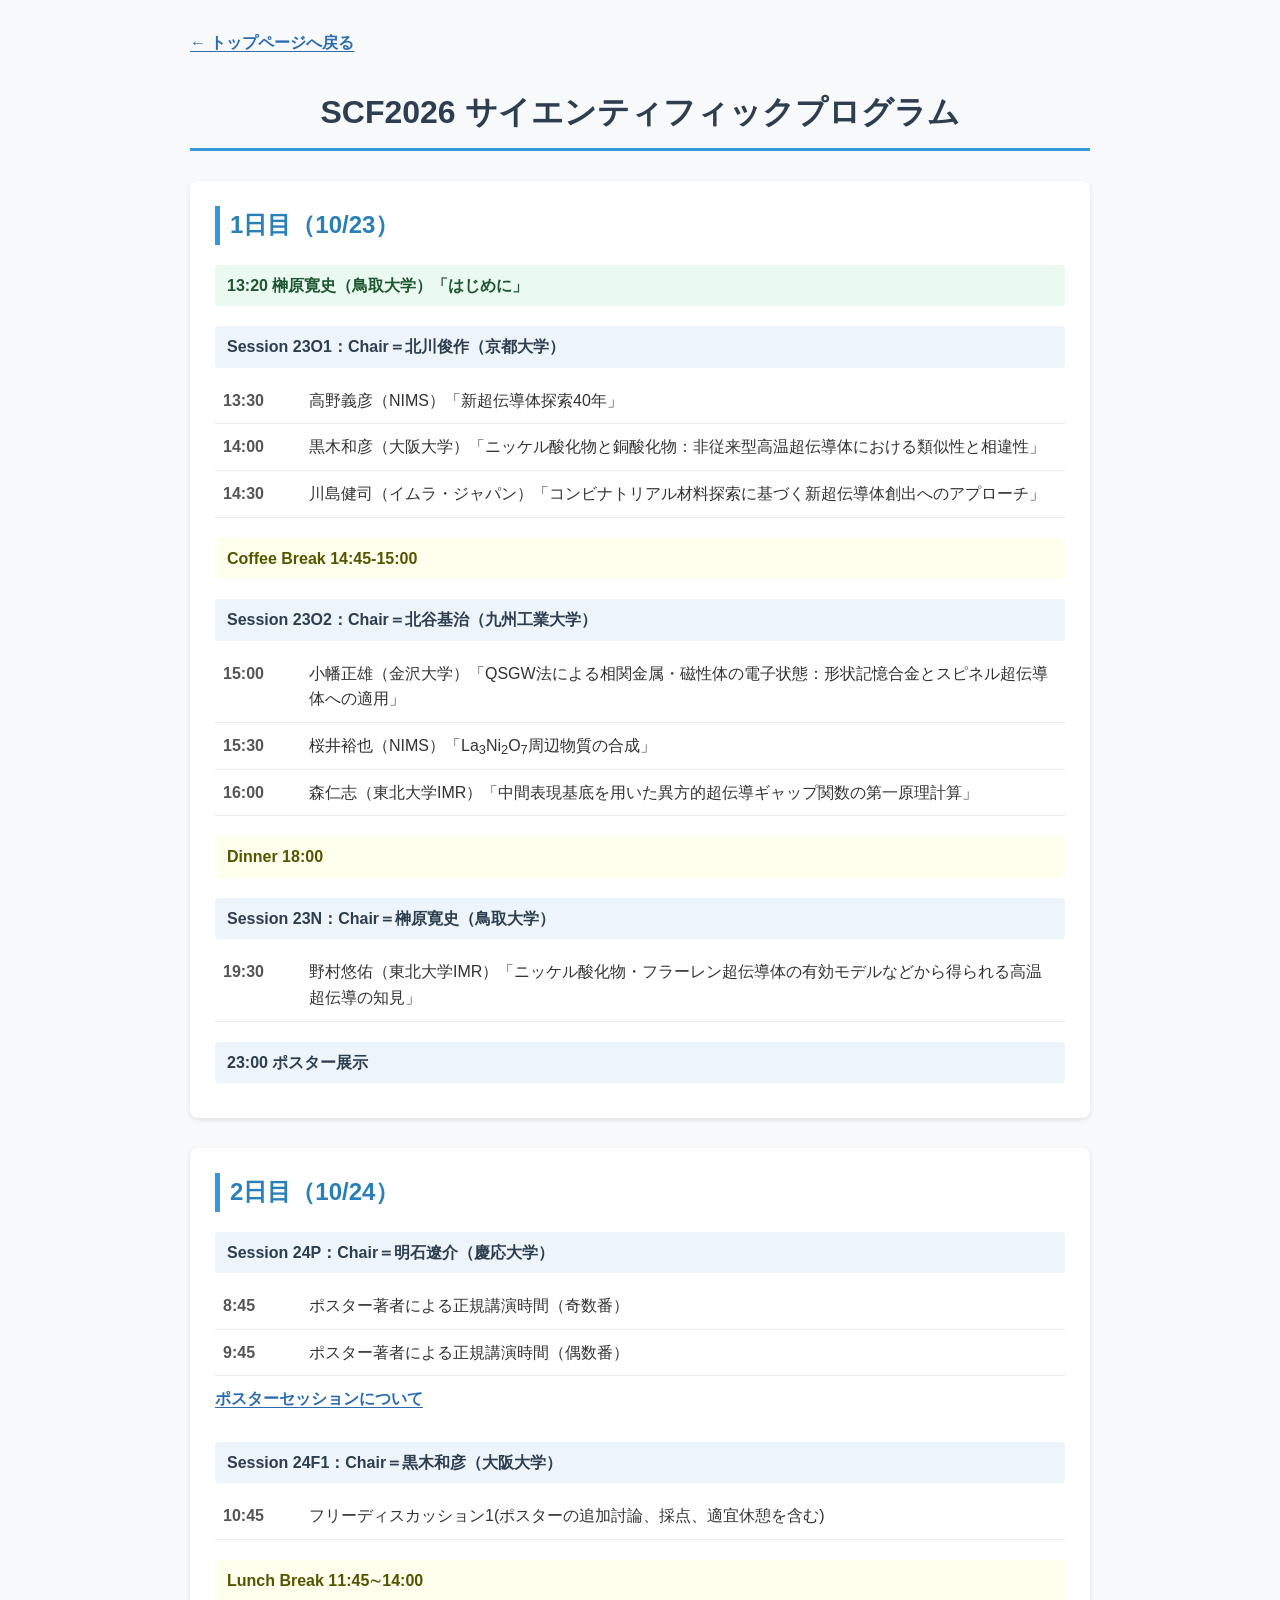
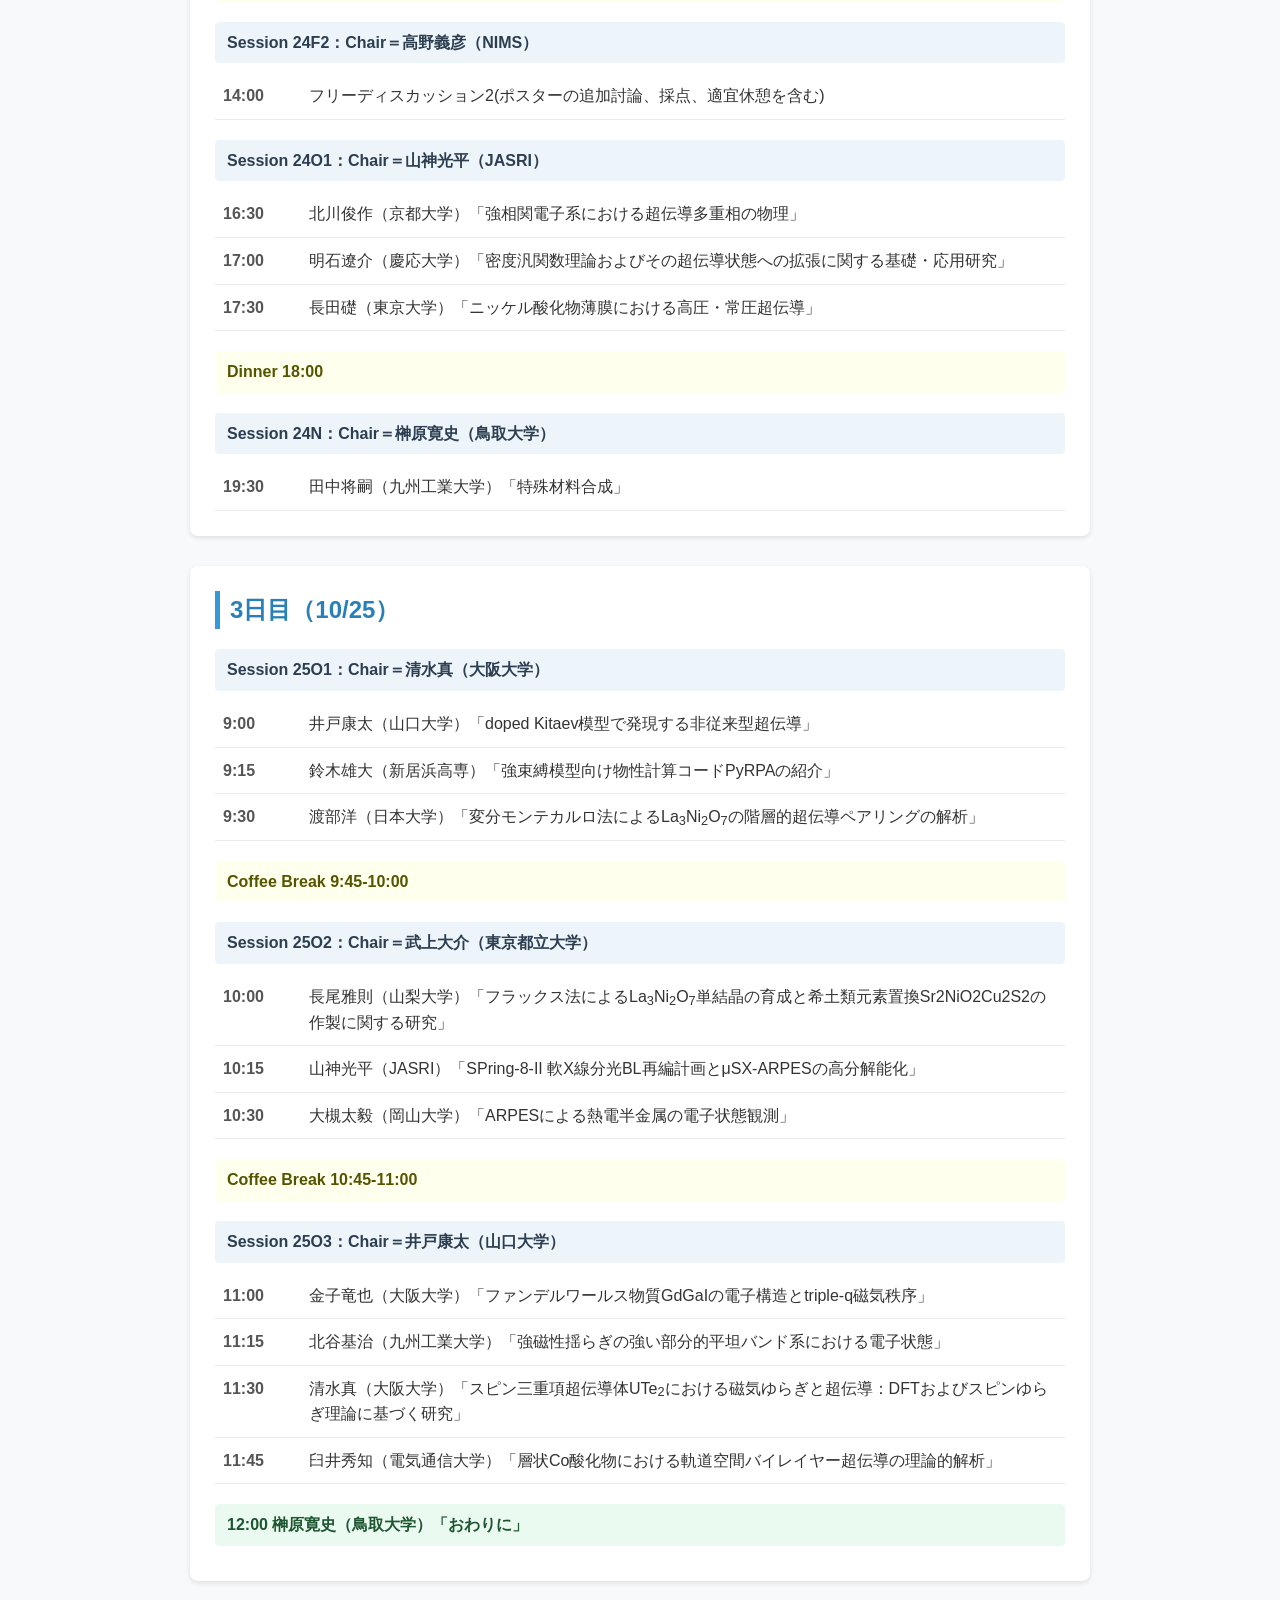
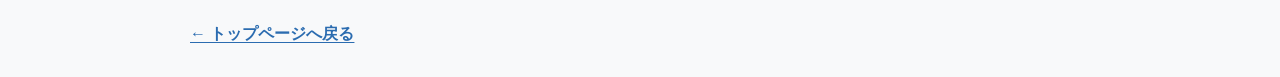
<file: program_scf2026.html>
<!DOCTYPE html>
<html lang="ja">
<head>
  <meta charset="UTF-8">
  <meta name="viewport" content="width=device-width, initial-scale=1.0">
  <title>SCF2026 サイエンティフィックプログラム</title>
  <style>
    body {
      font-family: "Helvetica Neue", Arial, "Hiragino Kaku Gothic ProN", "Hiragino Sans", Meiryo, sans-serif;
      line-height: 1.6;
      color: #333;
      max-width: 900px;
      margin: 0 auto;
      padding: 20px;
      background-color: #f8f9fa;
    }
    h1 {
      text-align: center;
      color: #2c3e50;
      border-bottom: 3px solid #3498db;
      padding-bottom: 10px;
      margin-bottom: 30px;
    }
    .back-link {
      display: inline-block;
      color: #2b6cb0;
      padding: 10px 0;
      font-weight: bold;
      text-underline-offset: 3px;
    }
    .back-link:hover {
      color: #1a365d;
    }
    .day-block {
      background: #ffffff;
      border-radius: 8px;
      box-shadow: 0 2px 5px rgba(0,0,0,0.1);
      padding: 25px;
      margin-bottom: 30px;
    }
    .day-title {
      font-size: 1.5rem;
      color: #2980b9;
      border-left: 5px solid #3498db;
      padding-left: 10px;
      margin-top: 0;
      margin-bottom: 20px;
    }
    .section-header {
      font-weight: bold;
      padding: 8px 12px;
      border-radius: 4px;
      margin-top: 20px;
      margin-bottom: 10px;
    }
    /* TeXのカラー定義に対応 */
    .chairbg {
      background-color: #edf5fa; /* rgb(0.93, 0.96, 0.98) */
      color: #2c3e50;
    }
    .usuikiiro {
      background-color: #ffffee; /* rgb(1.0, 1.0, 0.88) */
      color: #555500;
    }
    .usuimidori {
      background-color: #ebfaf0; /* rgb(0.92, 0.98, 0.94) */
      color: #1e5631;
    }
    .program-table {
      width: 100%;
      border-collapse: collapse;
    }
    .program-table td {
      padding: 10px 8px;
      border-bottom: 1px solid #e9ecef;
      vertical-align: top;
    }
    .time-col {
      width: 70px;
      font-weight: bold;
      color: #555;
      white-space: nowrap;
    }
    .event-col {
      width: auto;
    }
    sub {
      font-size: 0.8em;
      line-height: 0;
      vertical-align: baseline;
      position: relative;
      bottom: -0.2em;
    }
  </style>
</head>
<body>

  <a class="back-link" href="index.html">← トップページへ戻る</a>

  <h1>SCF2026 サイエンティフィックプログラム</h1>

  <!-- 1日目 -->
  <div class="day-block">
    <h2 class="day-title">1日目（10/23）</h2>
    
    <div class="section-header usuimidori">13:20 榊原寛史（鳥取大学）「はじめに」</div>

    <div class="section-header chairbg">Session 23O1：Chair＝北川俊作（京都大学）</div>
    <table class="program-table">
      <tr>
        <td class="time-col">13:30</td>
        <td class="event-col">高野義彦（NIMS）「新超伝導体探索40年」</td>
      </tr>
      <tr>
        <td class="time-col">14:00</td>
        <td class="event-col">黒木和彦（大阪大学）「ニッケル酸化物と銅酸化物：非従来型高温超伝導体における類似性と相違性」</td>
      </tr>
      <tr>
        <td class="time-col">14:30</td>
        <td class="event-col">川島健司（イムラ・ジャパン）「コンビナトリアル材料探索に基づく新超伝導体創出へのアプローチ」</td>
      </tr>
    </table>

    <div class="section-header usuikiiro">Coffee Break 14:45-15:00</div>

    <div class="section-header chairbg">Session 23O2：Chair＝北谷基治（九州工業大学）</div>
    <table class="program-table">
      <tr>
        <td class="time-col">15:00</td>
        <td class="event-col">小幡正雄（金沢大学）「QSGW法による相関金属・磁性体の電子状態：形状記憶合金とスピネル超伝導体への適用」</td>
      </tr>
      <tr>
        <td class="time-col">15:30</td>
        <td class="event-col">桜井裕也（NIMS）「La<sub>3</sub>Ni<sub>2</sub>O<sub>7</sub>周辺物質の合成」</td>
      </tr>
      <tr>
        <td class="time-col">16:00</td>
        <td class="event-col">森仁志（東北大学IMR）「中間表現基底を用いた異方的超伝導ギャップ関数の第一原理計算」</td>
      </tr>
    </table>

    <div class="section-header usuikiiro">Dinner 18:00</div>

    <div class="section-header chairbg">Session 23N：Chair＝榊原寛史（鳥取大学）</div>
    <table class="program-table">
      <tr>
        <td class="time-col">19:30</td>
        <td class="event-col">野村悠佑（東北大学IMR）「ニッケル酸化物・フラーレン超伝導体の有効モデルなどから得られる高温超伝導の知見」</td>
      </tr>
    </table>

    <div class="section-header chairbg">23:00 ポスター展示</div>
  </div>

  <!-- 2日目 -->
  <div class="day-block">
    <h2 class="day-title">2日目（10/24）</h2>

    <div class="section-header chairbg">Session 24P：Chair＝明石遼介（慶応大学）</div>
    <table class="program-table">
      <tr>
        <td class="time-col">8:45</td>
        <td class="event-col">ポスター著者による正規講演時間（奇数番）</td>
      </tr>
      <tr>
        <td class="time-col">9:45</td>
        <td class="event-col">ポスター著者による正規講演時間（偶数番）</td>
      </tr>
    </table>
    <a class="back-link" href="poster.html">ポスターセッションについて</a>

    <div class="section-header chairbg">Session 24F1：Chair＝黒木和彦（大阪大学）</div>
    <table class="program-table">
      <tr>
        <td class="time-col">10:45</td>
        <td class="event-col">フリーディスカッション1(ポスターの追加討論、採点、適宜休憩を含む)</td>
      </tr>
    </table>

    <div class="section-header usuikiiro">Lunch Break 11:45&sim;14:00</div>

    <div class="section-header chairbg">Session 24F2：Chair＝高野義彦（NIMS）</div>
    <table class="program-table">
      <tr>
        <td class="time-col">14:00</td>
        <td class="event-col">フリーディスカッション2(ポスターの追加討論、採点、適宜休憩を含む)</td>
      </tr>
    </table>

    <div class="section-header chairbg">Session 24O1：Chair＝山神光平（JASRI）</div>
    <table class="program-table">
      <tr>
        <td class="time-col">16:30</td>
        <td class="event-col">北川俊作（京都大学）「強相関電子系における超伝導多重相の物理」</td>
      </tr>
      <tr>
        <td class="time-col">17:00</td>
        <td class="event-col">明石遼介（慶応大学）「密度汎関数理論およびその超伝導状態への拡張に関する基礎・応用研究」</td>
      </tr>
      <tr>
        <td class="time-col">17:30</td>
        <td class="event-col">長田礎（東京大学）「ニッケル酸化物薄膜における高圧・常圧超伝導」</td>
      </tr>
    </table>

    <div class="section-header usuikiiro">Dinner 18:00</div>

    <div class="section-header chairbg">Session 24N：Chair＝榊原寛史（鳥取大学）</div>
    <table class="program-table">
      <tr>
        <td class="time-col">19:30</td>
        <td class="event-col">田中将嗣（九州工業大学）「特殊材料合成」</td>
      </tr>
    </table>
  </div>

  <!-- 3日目 -->
  <div class="day-block">
    <h2 class="day-title">3日目（10/25）</h2>

    <div class="section-header chairbg">Session 25O1：Chair＝清水真（大阪大学）</div>
    <table class="program-table">
      <tr>
        <td class="time-col">9:00</td>
        <td class="event-col">井戸康太（山口大学）「doped Kitaev模型で発現する非従来型超伝導」</td>
      </tr>
      <tr>
        <td class="time-col">9:15</td>
        <td class="event-col">鈴木雄大（新居浜高専）「強束縛模型向け物性計算コードPyRPAの紹介」</td>
      </tr>
      <tr>
        <td class="time-col">9:30</td>
        <td class="event-col">渡部洋（日本大学）「変分モンテカルロ法によるLa<sub>3</sub>Ni<sub>2</sub>O<sub>7</sub>の階層的超伝導ペアリングの解析」</td>
      </tr>
    </table>

    <div class="section-header usuikiiro">Coffee Break 9:45-10:00</div>

    <div class="section-header chairbg">Session 25O2：Chair＝武上大介（東京都立大学）</div>
    <table class="program-table">
      <tr>
        <td class="time-col">10:00</td>
        <td class="event-col">長尾雅則（山梨大学）「フラックス法によるLa<sub>3</sub>Ni<sub>2</sub>O<sub>7</sub>単結晶の育成と希土類元素置換Sr2NiO2Cu2S2の作製に関する研究」</td>
      </tr>
      <tr>
        <td class="time-col">10:15</td>
        <td class="event-col">山神光平（JASRI）「SPring-8-II 軟X線分光BL再編計画と&mu;SX-ARPESの高分解能化」</td>
      </tr>
      <tr>
        <td class="time-col">10:30</td>
        <td class="event-col">大槻太毅（岡山大学）「ARPESによる熱電半金属の電子状態観測」</td>
      </tr>
    </table>

    <div class="section-header usuikiiro">Coffee Break 10:45-11:00</div>

    <div class="section-header chairbg">Session 25O3：Chair＝井戸康太（山口大学）</div>
    <table class="program-table">
      <tr>
        <td class="time-col">11:00</td>
        <td class="event-col">金子竜也（大阪大学）「ファンデルワールス物質GdGaIの電子構造とtriple-q磁気秩序」</td>
      </tr>
      <tr>
        <td class="time-col">11:15</td>
        <td class="event-col">北谷基治（九州工業大学）「強磁性揺らぎの強い部分的平坦バンド系における電子状態」</td>
      </tr>
      <tr>
        <td class="time-col">11:30</td>
        <td class="event-col">清水真（大阪大学）「スピン三重項超伝導体UTe<sub>2</sub>における磁気ゆらぎと超伝導：DFTおよびスピンゆらぎ理論に基づく研究」</td>
      </tr>
      <tr>
        <td class="time-col">11:45</td>
        <td class="event-col">臼井秀知（電気通信大学）「層状Co酸化物における軌道空間バイレイヤー超伝導の理論的解析」</td>
      </tr>
    </table>

    <div class="section-header usuimidori">12:00 榊原寛史（鳥取大学）「おわりに」</div>
  </div>

  <a class="back-link" href="index.html">← トップページへ戻る</a>

</body>
</html>
</file>
<file: mobile-navigation.css>
/* Desktop navigation keeps the existing layout. */
.nav-toggle {
    display: none;
}

@media (max-width: 768px) {
    header {
        padding: 1.25rem 1rem;
    }

    header h1 {
        font-size: 1.4rem;
        line-height: 1.4;
        letter-spacing: 0;
    }

    header p {
        font-size: 0.95rem;
    }

    /* Without JavaScript, links remain visible and scroll with the page. */
    nav {
        position: static;
    }

    nav.is-collapsible {
        position: sticky;
    }

    .is-collapsible .nav-toggle {
        display: flex;
        align-items: center;
        justify-content: space-between;
        width: 100%;
        height: 3.5rem;
        padding: 0 1rem;
        border: 0;
        background: transparent;
        color: white;
        font: inherit;
        font-weight: bold;
        cursor: pointer;
    }

    .nav-toggle:focus-visible {
        outline: 2px solid white;
        outline-offset: -4px;
    }

    .is-collapsible ul {
        display: none;
        position: absolute;
        top: 100%;
        left: 0;
        right: 0;
        max-height: calc(100vh - 3.5rem);
        max-height: calc(100dvh - 3.5rem);
        overflow-y: auto;
        overscroll-behavior: contain;
        background-color: var(--secondary-color);
        box-shadow: 0 4px 6px rgba(0, 0, 0, 0.15);
    }

    .is-collapsible .nav-toggle[aria-expanded="true"] + ul {
        display: flex;
    }

    section {
        scroll-margin-top: 4.5rem;
    }
}
</file>
